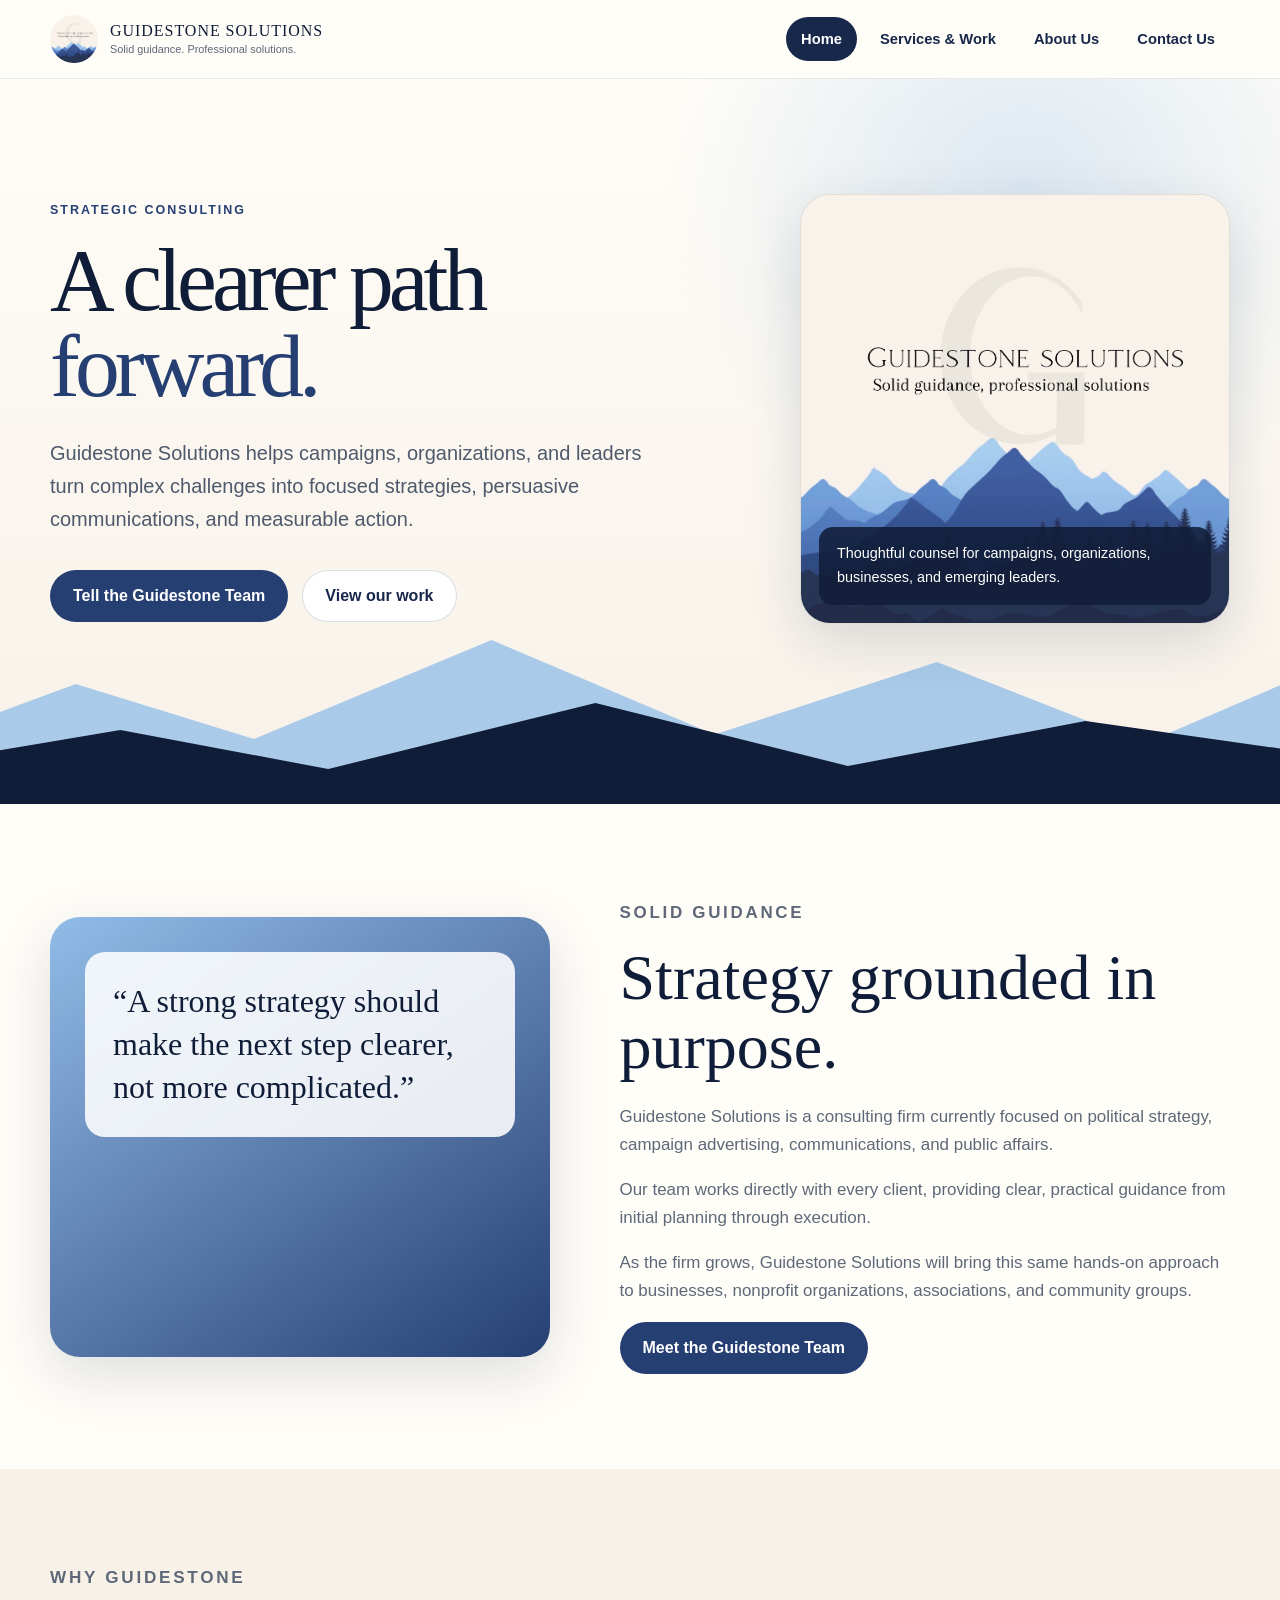
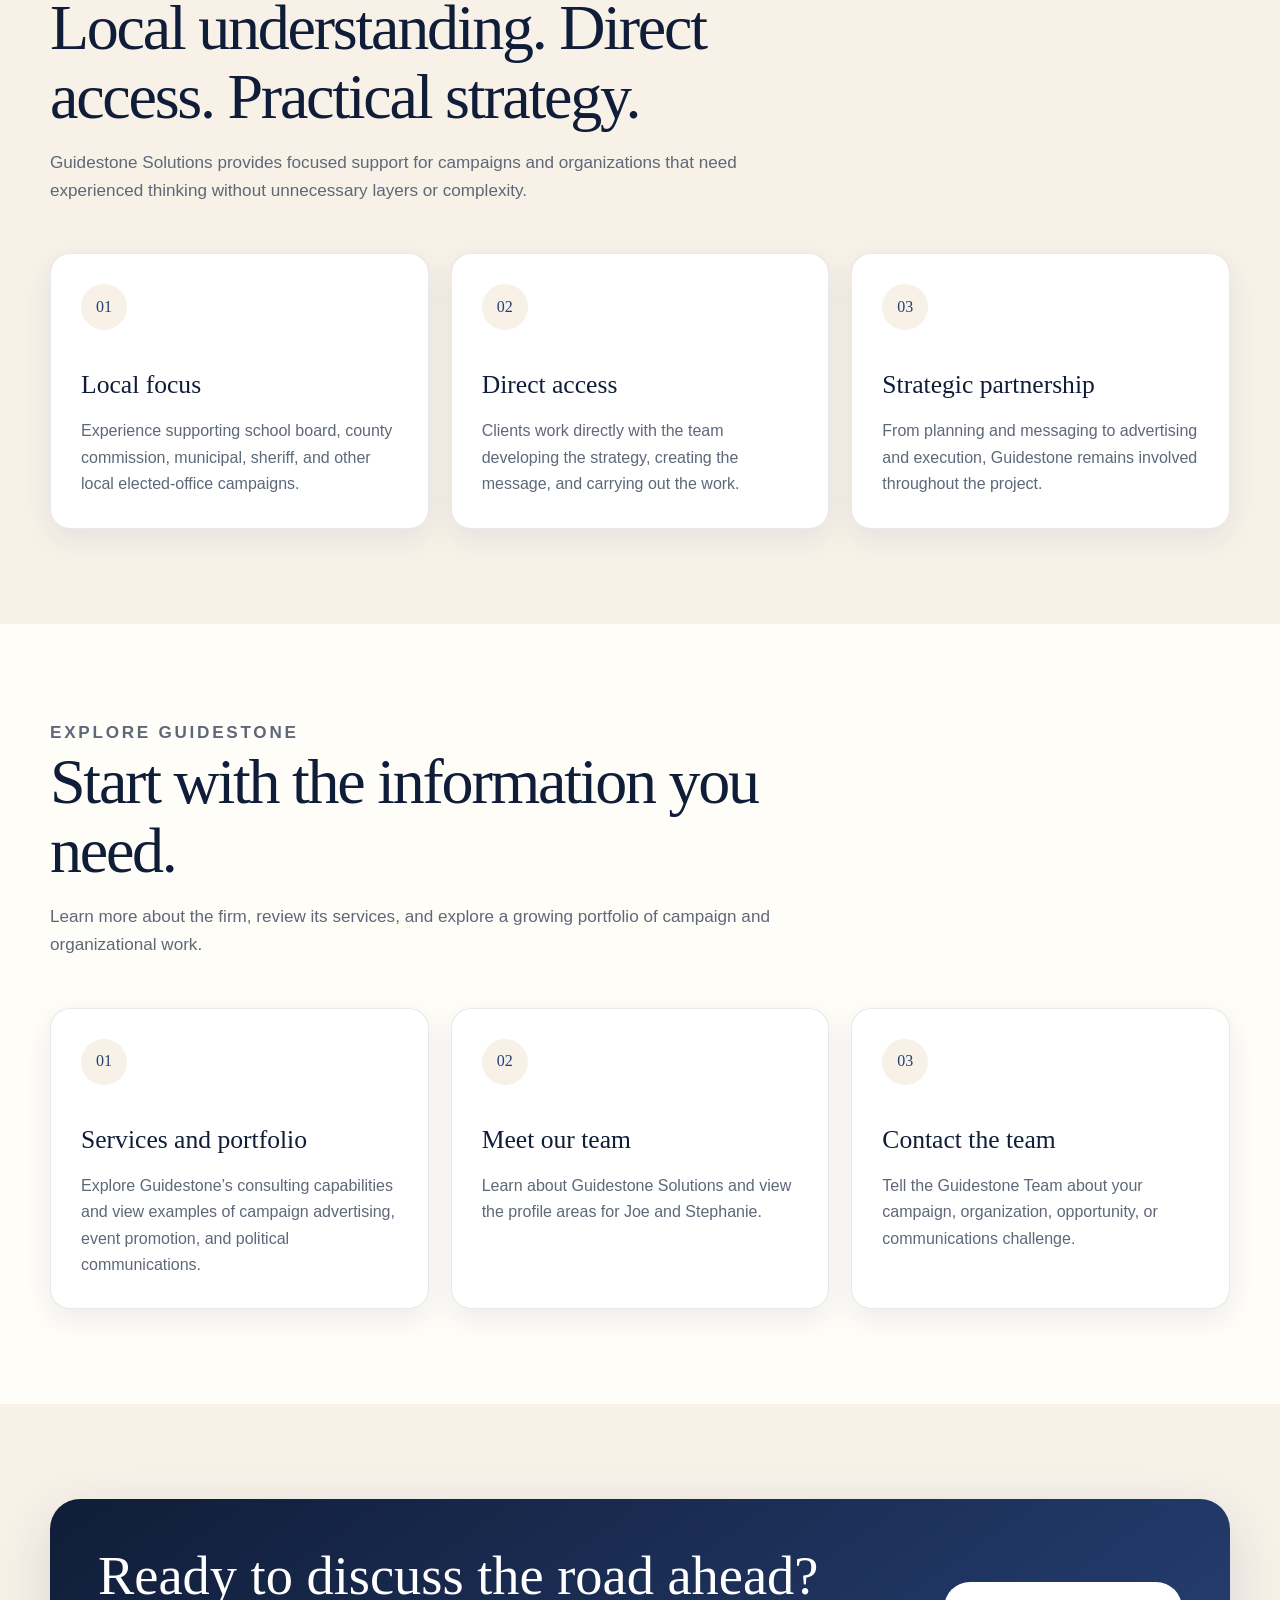
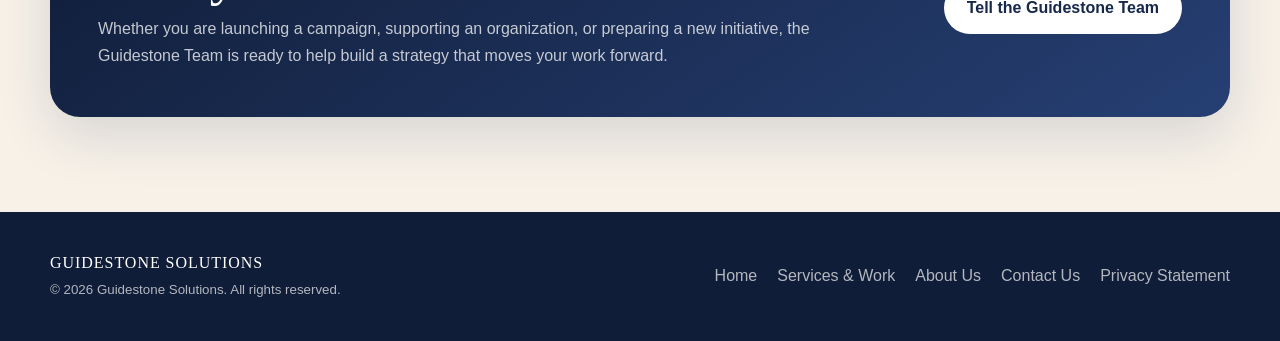
<file: index.html>
<!DOCTYPE html>
<html lang="en">
<head>
  <meta charset="UTF-8">

  <meta
    name="viewport"
    content="width=device-width, initial-scale=1"
  >

  <meta
    name="description"
    content="Guidestone Solutions provides strategic consulting, political campaign communications, advertising, public affairs, and organizational guidance."
  >

  <meta name="theme-color" content="#17284b">

  <meta property="og:title" content="Guidestone Solutions">

  <meta
    property="og:description"
    content="Solid guidance. Professional solutions."
  >

  <meta property="og:image" content="guidestonelogo.jpeg">
  <meta property="og:type" content="website">

  <title>Guidestone Solutions | Home</title>

  <style>
    :root {
      --cream: #f7f1e8;
      --cream-light: #fffdf8;
      --cream-dark: #e9e0d4;
      --blue-light: #91bce8;
      --blue: #527fc0;
      --blue-dark: #263f73;
      --navy: #17284b;
      --navy-dark: #101d38;
      --text: #172033;
      --muted: #5e6878;
      --white: #ffffff;
      --container: 1180px;
      --radius: 20px;
      --shadow: 0 18px 55px rgba(23, 40, 75, 0.14);
    }

    * {
      box-sizing: border-box;
    }

    html {
      scroll-behavior: smooth;
    }

    body {
      margin: 0;
      color: var(--text);
      background: var(--cream-light);
      font-family: Arial, Helvetica, sans-serif;
      line-height: 1.65;
    }

    img {
      display: block;
      max-width: 100%;
    }

    a {
      color: inherit;
    }

    .container {
      width: min(calc(100% - 36px), var(--container));
      margin-inline: auto;
    }

    .site-header {
      position: sticky;
      z-index: 100;
      top: 0;
      background: rgba(255, 253, 248, 0.96);
      border-bottom: 1px solid rgba(23, 40, 75, 0.1);
    }

    .navigation {
      display: flex;
      min-height: 78px;
      align-items: center;
      justify-content: space-between;
      gap: 28px;
    }

    .brand {
      display: flex;
      align-items: center;
      gap: 12px;
      color: var(--navy-dark);
      text-decoration: none;
    }

    .brand-logo {
      width: 48px;
      height: 48px;
      object-fit: cover;
      border-radius: 50%;
    }

    .brand-text {
      display: grid;
      line-height: 1.1;
    }

    .brand-name {
      font-family: Georgia, "Times New Roman", serif;
      font-size: 1rem;
      letter-spacing: 0.06em;
      text-transform: uppercase;
    }

    .brand-tagline {
      margin-top: 4px;
      color: var(--muted);
      font-size: 0.68rem;
    }

    .nav-menu {
      display: flex;
      flex-wrap: wrap;
      align-items: center;
      justify-content: flex-end;
      gap: 8px;
    }

    .nav-link {
      padding: 10px 15px;
      color: var(--navy);
      border-radius: 999px;
      font-size: 0.92rem;
      font-weight: 700;
      text-decoration: none;
    }

    .nav-link:hover {
      background: var(--cream);
    }

    .nav-link.active {
      color: var(--white);
      background: var(--navy);
    }

    .hero {
      position: relative;
      overflow: hidden;
      padding: 115px 0 180px;
      background:
        radial-gradient(
          circle at 80% 15%,
          rgba(145, 188, 232, 0.3),
          transparent 30%
        ),
        linear-gradient(
          180deg,
          var(--cream-light),
          var(--cream)
        );
    }

    .hero-grid {
      position: relative;
      z-index: 2;
      display: grid;
      grid-template-columns: 1.1fr 0.9fr;
      align-items: center;
      gap: 70px;
    }

    .eyebrow {
      display: inline-block;
      margin: 0 0 16px;
      color: var(--blue-dark);
      font-size: 0.78rem;
      font-weight: 800;
      letter-spacing: 0.16em;
      text-transform: uppercase;
    }

    .hero h1 {
      margin: 0;
      color: var(--navy-dark);
      font-family: Georgia, "Times New Roman", serif;
      font-size: clamp(3.4rem, 7vw, 6.7rem);
      font-weight: 500;
      line-height: 0.96;
      letter-spacing: -0.055em;
    }

    .hero h1 span {
      color: var(--blue-dark);
    }

    .hero-description {
      max-width: 650px;
      margin: 28px 0 0;
      color: #4e596c;
      font-size: clamp(1.05rem, 2vw, 1.25rem);
    }

    .actions {
      display: flex;
      flex-wrap: wrap;
      gap: 14px;
      margin-top: 34px;
    }

    .button {
      display: inline-flex;
      min-height: 50px;
      align-items: center;
      justify-content: center;
      padding: 12px 22px;
      border: 1px solid transparent;
      border-radius: 999px;
      font-weight: 700;
      text-decoration: none;
    }

    .button-primary {
      color: var(--white);
      background: var(--blue-dark);
    }

    .button-primary:hover {
      background: var(--navy);
    }

    .button-secondary {
      color: var(--navy);
      background: var(--white);
      border-color: rgba(23, 40, 75, 0.15);
    }

    .button-secondary:hover {
      border-color: rgba(23, 40, 75, 0.3);
    }

    .logo-card {
      position: relative;
      max-width: 430px;
      margin-left: auto;
      overflow: hidden;
      background: var(--cream);
      border: 1px solid rgba(23, 40, 75, 0.1);
      border-radius: 30px;
      box-shadow: var(--shadow);
    }

    .logo-card img {
      width: 100%;
      aspect-ratio: 1;
      object-fit: cover;
    }

    .logo-caption {
      position: absolute;
      right: 18px;
      bottom: 18px;
      left: 18px;
      padding: 15px 18px;
      color: var(--white);
      background: rgba(16, 29, 56, 0.88);
      border-radius: 14px;
      font-size: 0.9rem;
    }

    .mountain {
      position: absolute;
      right: -8%;
      bottom: -1px;
      left: -8%;
    }

    .mountain-back {
      height: 220px;
      background: var(--blue-light);
      clip-path: polygon(
        0 75%,
        12% 45%,
        24% 70%,
        40% 25%,
        55% 68%,
        70% 35%,
        84% 72%,
        94% 43%,
        100% 70%,
        100% 100%,
        0 100%
      );
      opacity: 0.75;
    }

    .mountain-front {
      height: 150px;
      background: var(--navy-dark);
      clip-path: polygon(
        0 75%,
        15% 50%,
        29% 76%,
        47% 32%,
        64% 74%,
        80% 44%,
        100% 72%,
        100% 100%,
        0 100%
      );
    }

    .section {
      padding: 95px 0;
    }

    .section-cream {
      background: var(--cream);
    }

    .section-heading {
      max-width: 760px;
      margin-bottom: 48px;
    }

    .section-heading h2 {
      margin: 0 0 18px;
      color: var(--navy-dark);
      font-family: Georgia, "Times New Roman", serif;
      font-size: clamp(2.2rem, 5vw, 4rem);
      font-weight: 500;
      line-height: 1.08;
      letter-spacing: -0.035em;
    }

    .section-heading p {
      margin: 0;
      color: var(--muted);
      font-size: 1.07rem;
    }

    .intro-grid {
      display: grid;
      grid-template-columns: 0.9fr 1.1fr;
      align-items: center;
      gap: 70px;
    }

    .intro-visual {
      min-height: 440px;
      padding: 35px;
      background:
        linear-gradient(
          145deg,
          var(--blue-light),
          var(--blue-dark)
        );
      border-radius: 30px;
      box-shadow: var(--shadow);
    }

    .quote-card {
      padding: 28px;
      color: var(--navy-dark);
      background: rgba(255, 255, 255, 0.88);
      border-radius: var(--radius);
    }

    .quote-card p {
      margin: 0;
      font-family: Georgia, "Times New Roman", serif;
      font-size: clamp(1.4rem, 3vw, 2rem);
      line-height: 1.35;
    }

    .intro-copy h2 {
      margin: 0 0 22px;
      color: var(--navy-dark);
      font-family: Georgia, "Times New Roman", serif;
      font-size: clamp(2.3rem, 5vw, 4rem);
      font-weight: 500;
      line-height: 1.08;
    }

    .intro-copy p {
      color: var(--muted);
      font-size: 1.06rem;
    }

    .why-grid,
    .cards {
      display: grid;
      grid-template-columns: repeat(3, 1fr);
      gap: 22px;
    }

    .why-card,
    .card {
      padding: 30px;
      color: var(--navy-dark);
      background: var(--white);
      border: 1px solid rgba(23, 40, 75, 0.1);
      border-radius: var(--radius);
      box-shadow: 0 10px 30px rgba(23, 40, 75, 0.08);
    }

    .card {
      text-decoration: none;
    }

    .card:hover,
    .why-card:hover {
      border-color: rgba(82, 127, 192, 0.45);
    }

    .why-number,
    .card-number {
      display: inline-flex;
      width: 46px;
      height: 46px;
      align-items: center;
      justify-content: center;
      color: var(--blue-dark);
      background: var(--cream);
      border-radius: 50%;
      font-family: Georgia, "Times New Roman", serif;
    }

    .why-card h3,
    .card h3 {
      margin: 34px 0 12px;
      font-family: Georgia, "Times New Roman", serif;
      font-size: 1.6rem;
      font-weight: 500;
    }

    .why-card p,
    .card p {
      margin: 0;
      color: var(--muted);
    }

    .cta {
      display: flex;
      align-items: center;
      justify-content: space-between;
      gap: 30px;
      padding: 48px;
      color: var(--white);
      background:
        linear-gradient(
          145deg,
          var(--navy-dark),
          var(--blue-dark)
        );
      border-radius: 30px;
      box-shadow: var(--shadow);
    }

    .cta h2 {
      margin: 0 0 10px;
      font-family: Georgia, "Times New Roman", serif;
      font-size: clamp(2rem, 5vw, 3.4rem);
      font-weight: 500;
      line-height: 1.08;
    }

    .cta p {
      max-width: 760px;
      margin: 0;
      color: rgba(255, 255, 255, 0.75);
    }

    .button-light {
      flex: 0 0 auto;
      color: var(--navy);
      background: var(--white);
    }

    .site-footer {
      padding: 38px 0;
      color: rgba(255, 255, 255, 0.68);
      background: var(--navy-dark);
    }

    .footer-grid {
      display: flex;
      align-items: center;
      justify-content: space-between;
      gap: 25px;
    }

    .footer-title {
      color: var(--white);
      font-family: Georgia, "Times New Roman", serif;
      letter-spacing: 0.06em;
      text-transform: uppercase;
    }

    .footer-links {
      display: flex;
      flex-wrap: wrap;
      gap: 20px;
    }

    .footer-links a {
      text-decoration: none;
    }

    .footer-links a:hover {
      color: var(--white);
    }

    @media (max-width: 900px) {
      .hero-grid,
      .intro-grid {
        grid-template-columns: 1fr;
      }

      .logo-card {
        width: min(100%, 460px);
        margin: 0;
      }

      .why-grid,
      .cards {
        grid-template-columns: 1fr;
      }

      .cta {
        align-items: flex-start;
        flex-direction: column;
      }
    }

    @media (max-width: 680px) {
      .navigation {
        align-items: flex-start;
        flex-direction: column;
        padding: 15px 0;
      }

      .nav-menu {
        width: 100%;
        justify-content: flex-start;
      }

      .nav-link {
        padding: 8px 11px;
      }

      .hero {
        padding: 80px 0 150px;
      }

      .hero h1 {
        font-size: clamp(3rem, 16vw, 5rem);
      }

      .actions {
        flex-direction: column;
      }

      .button {
        width: 100%;
      }

      .section {
        padding: 72px 0;
      }

      .cta {
        padding: 34px 24px;
      }

      .footer-grid {
        align-items: flex-start;
        flex-direction: column;
      }
    }
  </style>
</head>

<body>
  <header class="site-header">
    <div class="container navigation">
      <a
        class="brand"
        href="index.html"
        aria-label="Guidestone Solutions home"
      >
        <img
          class="brand-logo"
          src="guidestonelogo.jpeg"
          alt=""
        >

        <span class="brand-text">
          <span class="brand-name">
            Guidestone Solutions
          </span>

          <span class="brand-tagline">
            Solid guidance. Professional solutions.
          </span>
        </span>
      </a>

      <nav class="nav-menu" aria-label="Main navigation">
        <a class="nav-link active" href="index.html">
          Home
        </a>

        <a class="nav-link" href="services.html">
          Services &amp; Work
        </a>

        <a class="nav-link" href="about.html">
          About Us
        </a>

        <a class="nav-link" href="contact.html">
          Contact Us
        </a>
      </nav>
    </div>
  </header>

  <main>
    <section class="hero">
      <div class="container hero-grid">
        <div>
          <p class="eyebrow">
            Strategic consulting
          </p>

          <h1>
            A clearer path
            <span>forward.</span>
          </h1>

          <p class="hero-description">
            Guidestone Solutions helps campaigns, organizations,
            and leaders turn complex challenges into focused
            strategies, persuasive communications, and measurable
            action.
          </p>

          <div class="actions">
            <a class="button button-primary" href="contact.html">
              Tell the Guidestone Team
            </a>

            <a class="button button-secondary" href="services.html">
              View our work
            </a>
          </div>
        </div>

        <aside class="logo-card">
          <img
            src="guidestonelogo.jpeg"
            alt="Guidestone Solutions logo featuring blue mountain silhouettes"
          >

          <div class="logo-caption">
            Thoughtful counsel for campaigns, organizations,
            businesses, and emerging leaders.
          </div>
        </aside>
      </div>

      <div class="mountain mountain-back"></div>
      <div class="mountain mountain-front"></div>
    </section>

    <section class="section">
      <div class="container intro-grid">
        <div class="intro-visual">
          <div class="quote-card">
            <p>
              “A strong strategy should make the next step clearer,
              not more complicated.”
            </p>
          </div>
        </div>

        <div class="intro-copy">
          <p class="eyebrow">
            Solid guidance
          </p>

          <h2>
            Strategy grounded in purpose.
          </h2>

          <p>
            Guidestone Solutions is a consulting firm currently
            focused on political strategy, campaign advertising,
            communications, and public affairs.
          </p>

          <p>
            Our team works directly with every client, providing
            clear, practical guidance from initial planning through
            execution.
          </p>

          <p>
            As the firm grows, Guidestone Solutions will bring this
            same hands-on approach to businesses, nonprofit
            organizations, associations, and community groups.
          </p>

          <a class="button button-primary" href="about.html">
            Meet the Guidestone Team
          </a>
        </div>
      </div>
    </section>

    <section class="section section-cream">
      <div class="container">
        <div class="section-heading">
          <p class="eyebrow">
            Why Guidestone
          </p>

          <h2>
            Local understanding. Direct access. Practical strategy.
          </h2>

          <p>
            Guidestone Solutions provides focused support for
            campaigns and organizations that need experienced
            thinking without unnecessary layers or complexity.
          </p>
        </div>

        <div class="why-grid">
          <article class="why-card">
            <span class="why-number">01</span>

            <h3>
              Local focus
            </h3>

            <p>
              Experience supporting school board, county commission,
              municipal, sheriff, and other local elected-office
              campaigns.
            </p>
          </article>

          <article class="why-card">
            <span class="why-number">02</span>

            <h3>
              Direct access
            </h3>

            <p>
              Clients work directly with the team developing the
              strategy, creating the message, and carrying out the
              work.
            </p>
          </article>

          <article class="why-card">
            <span class="why-number">03</span>

            <h3>
              Strategic partnership
            </h3>

            <p>
              From planning and messaging to advertising and
              execution, Guidestone remains involved throughout
              the project.
            </p>
          </article>
        </div>
      </div>
    </section>

    <section class="section">
      <div class="container">
        <div class="section-heading">
          <p class="eyebrow">
            Explore Guidestone
          </p>

          <h2>
            Start with the information you need.
          </h2>

          <p>
            Learn more about the firm, review its services, and
            explore a growing portfolio of campaign and
            organizational work.
          </p>
        </div>

        <div class="cards">
          <a class="card" href="services.html">
            <span class="card-number">01</span>

            <h3>
              Services and portfolio
            </h3>

            <p>
              Explore Guidestone’s consulting capabilities and view
              examples of campaign advertising, event promotion,
              and political communications.
            </p>
          </a>

          <a class="card" href="about.html">
            <span class="card-number">02</span>

            <h3>
              Meet our team
            </h3>

            <p>
              Learn about Guidestone Solutions and view the profile
              areas for Joe and Stephanie.
            </p>
          </a>

          <a class="card" href="contact.html">
            <span class="card-number">03</span>

            <h3>
              Contact the team
            </h3>

            <p>
              Tell the Guidestone Team about your campaign,
              organization, opportunity, or communications
              challenge.
            </p>
          </a>
        </div>
      </div>
    </section>

    <section class="section section-cream">
      <div class="container cta">
        <div>
          <h2>
            Ready to discuss the road ahead?
          </h2>

          <p>
            Whether you are launching a campaign, supporting an
            organization, or preparing a new initiative, the
            Guidestone Team is ready to help build a strategy that
            moves your work forward.
          </p>
        </div>

        <a class="button button-light" href="contact.html">
          Tell the Guidestone Team
        </a>
      </div>
    </section>
  </main>

  <footer class="site-footer">
    <div class="container footer-grid">
      <div>
        <div class="footer-title">
          Guidestone Solutions
        </div>

        <small>
          © 2026 Guidestone Solutions. All rights reserved.
        </small>
      </div>

      <nav class="footer-links" aria-label="Footer navigation">
        <a href="index.html">Home</a>
        <a href="services.html">Services &amp; Work</a>
        <a href="about.html">About Us</a>
        <a href="contact.html">Contact Us</a>
        <a href="privacy.html">Privacy Statement</a>
      </nav>
    </div>
  </footer>
</body>
</html>
</file>
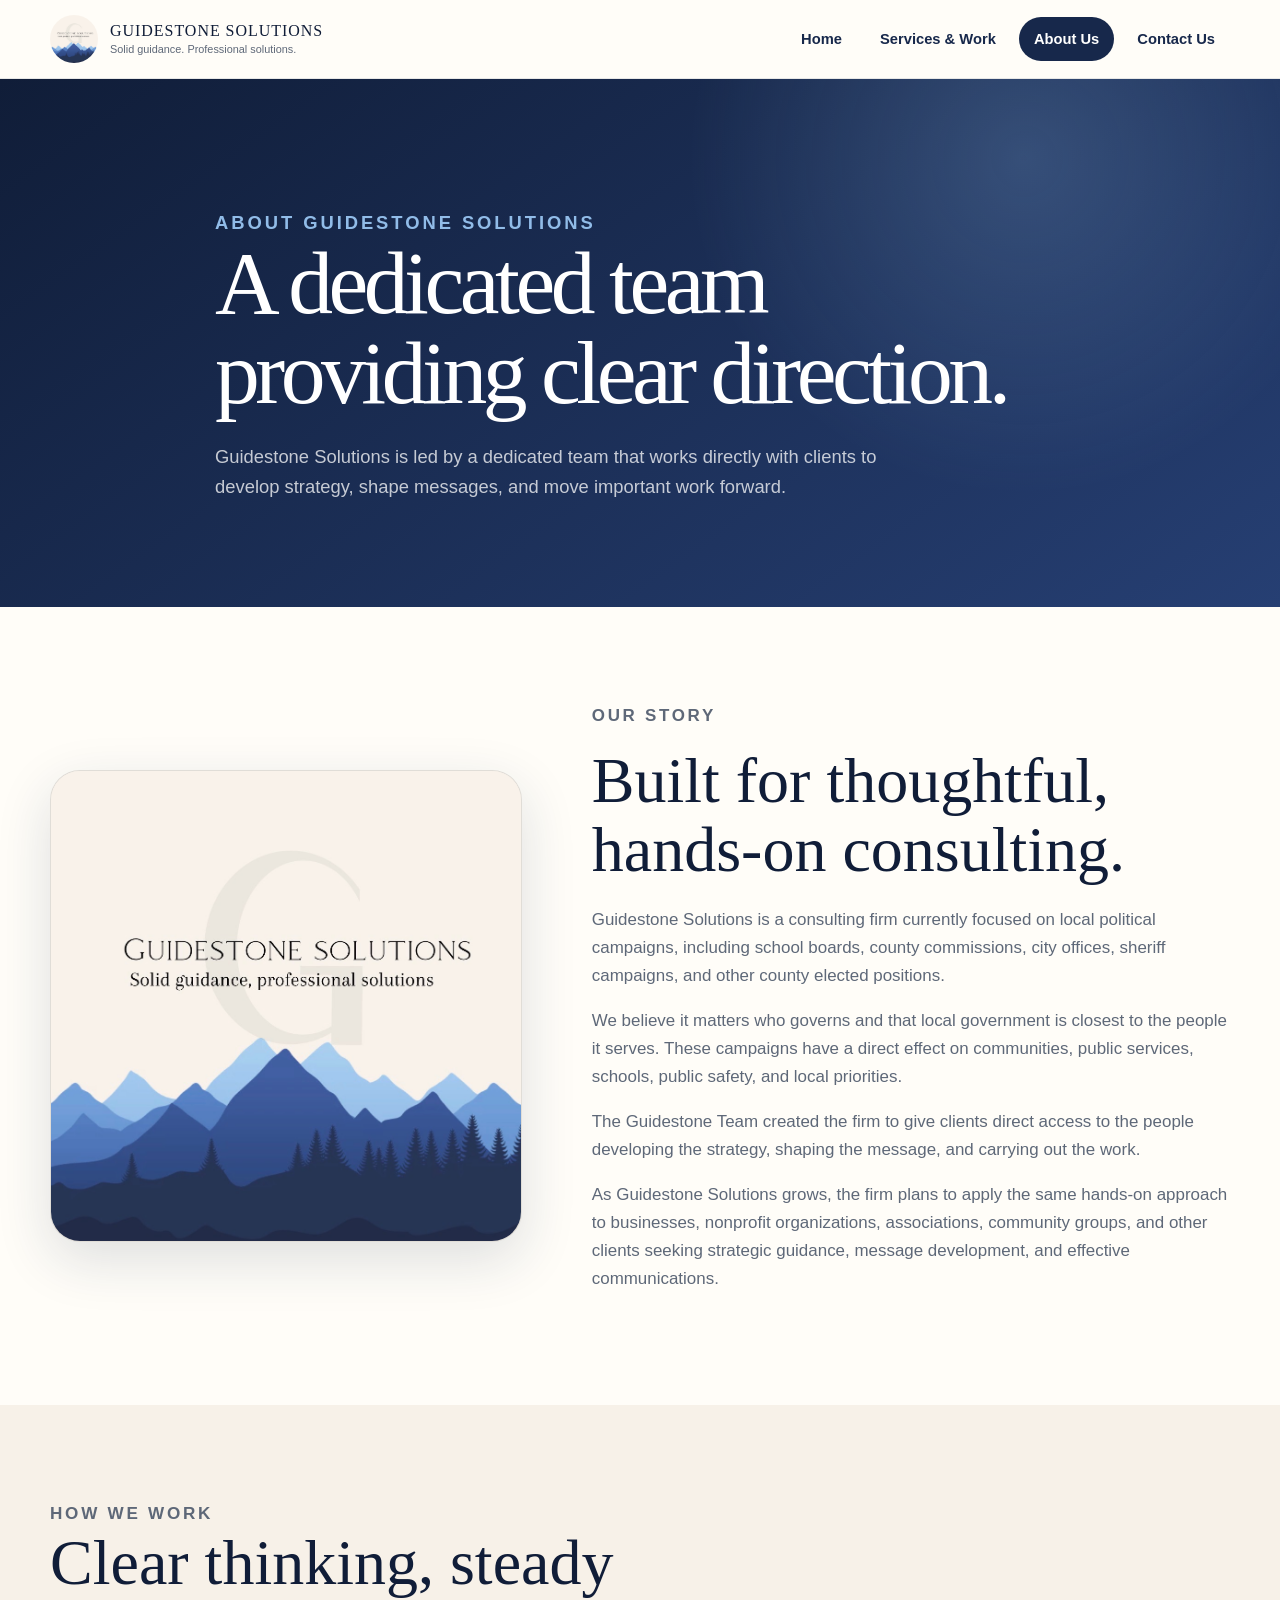
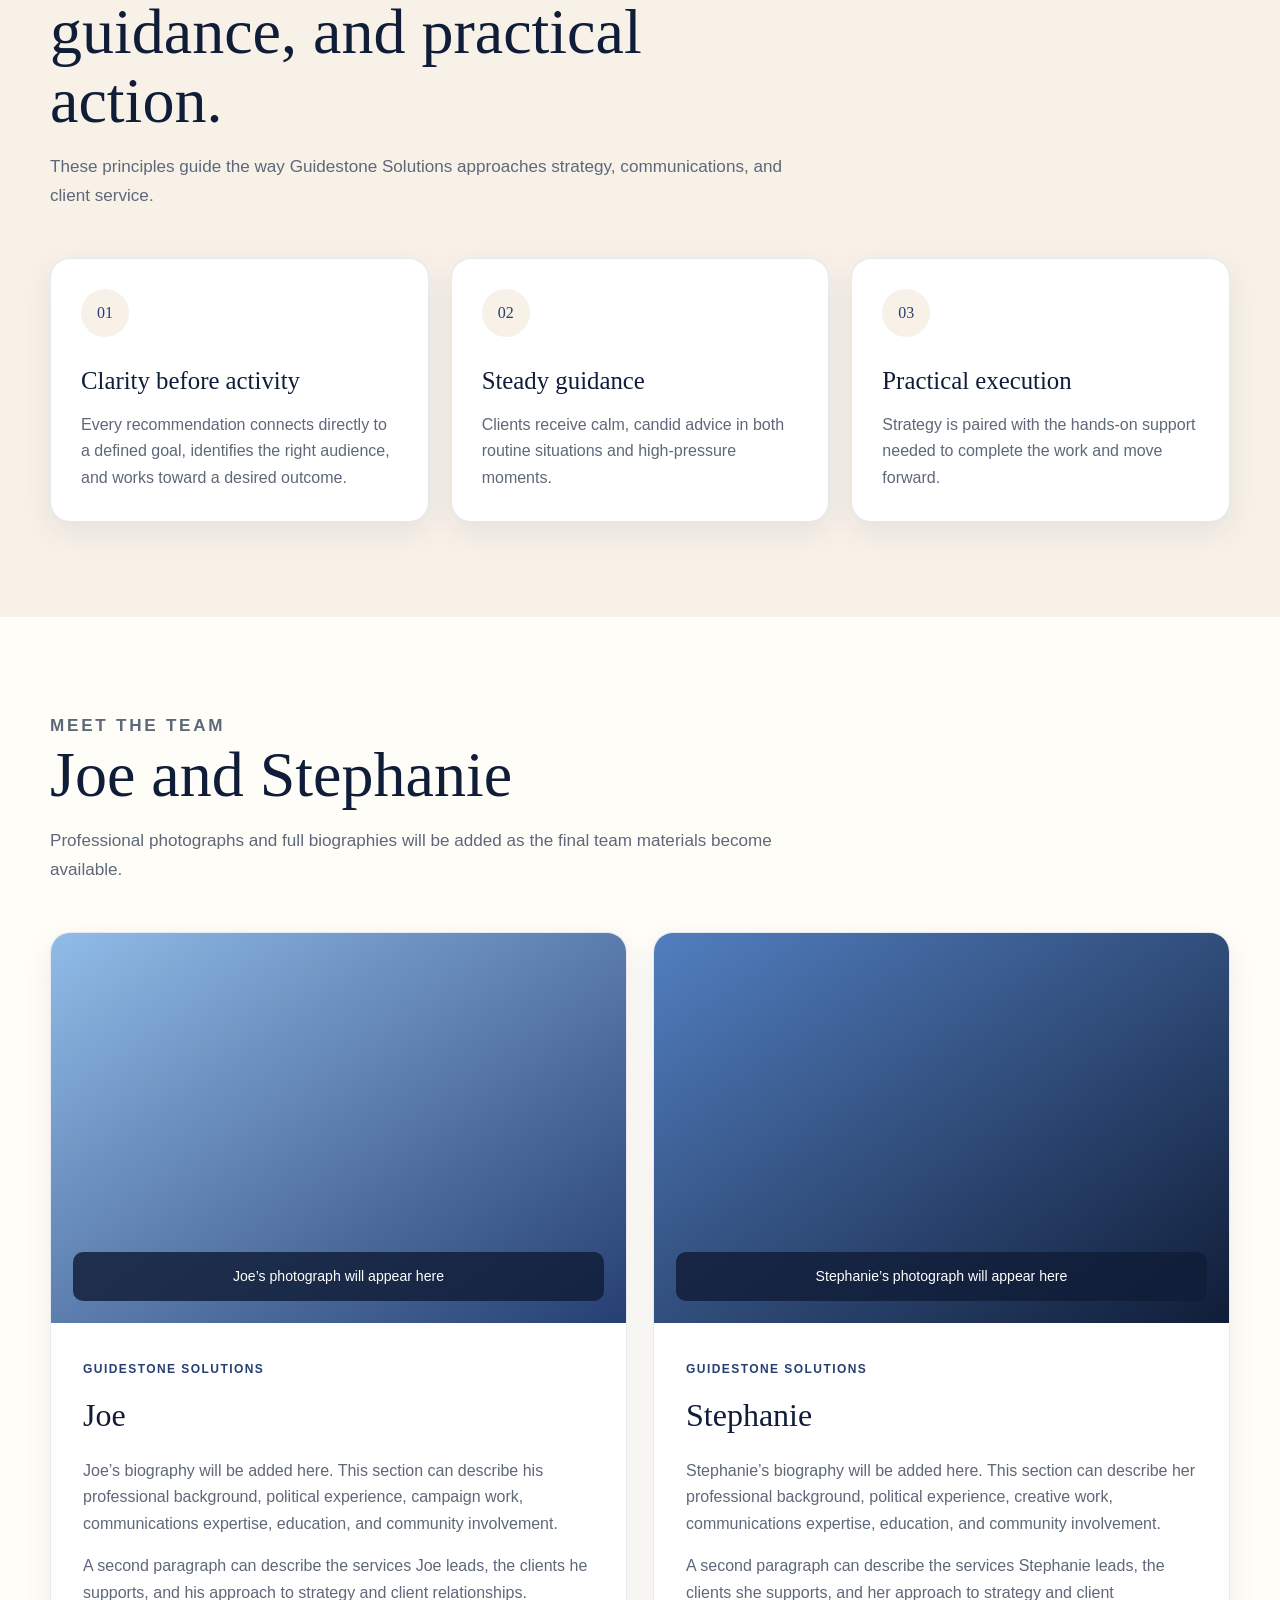
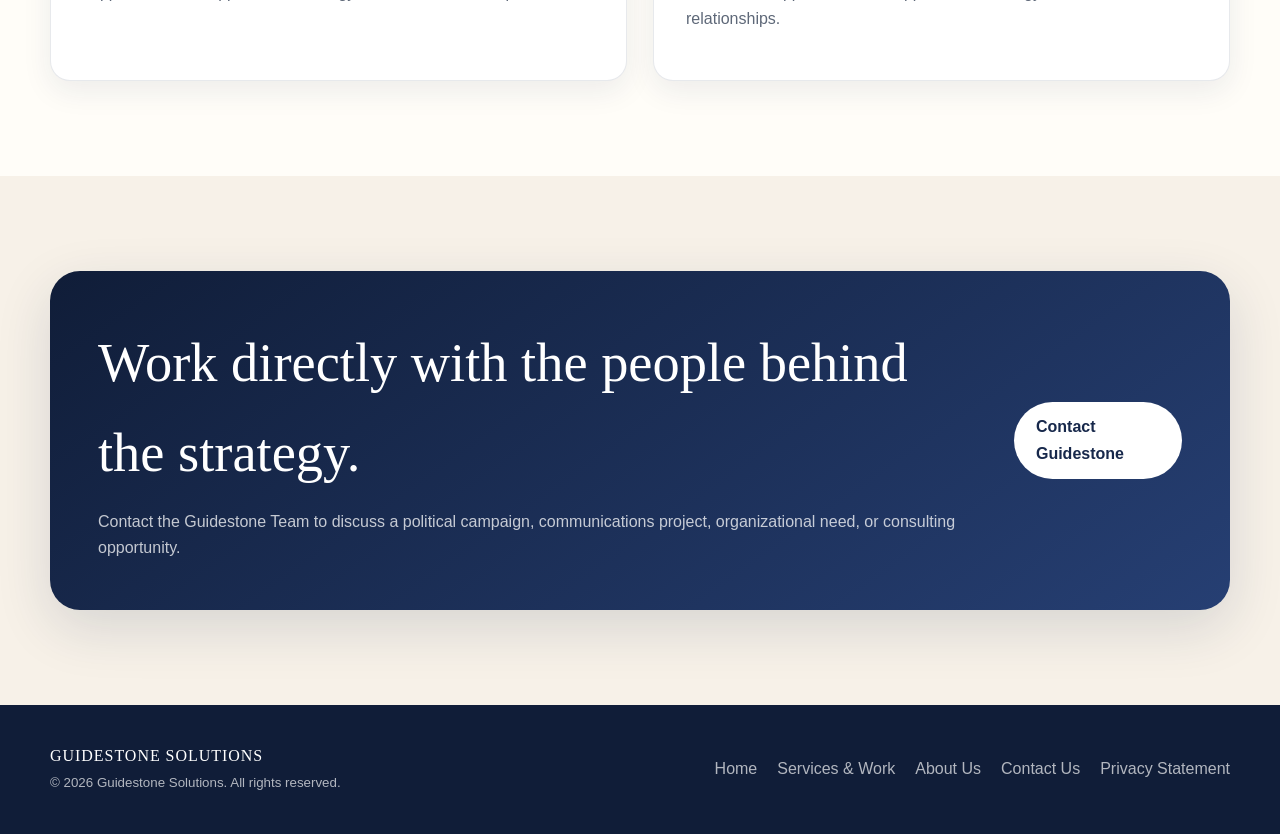
<file: about.html>
<!DOCTYPE html>
<html lang="en">
<head>
  <meta charset="UTF-8">

  <meta
    name="viewport"
    content="width=device-width, initial-scale=1"
  >

  <meta
    name="description"
    content="Learn about Guidestone Solutions, its approach to local political consulting, and its team."
  >

  <meta name="theme-color" content="#17284b">

  <title>About Us | Guidestone Solutions</title>

  <style>
    :root {
      --cream: #f7f1e8;
      --cream-light: #fffdf8;
      --blue-light: #91bce8;
      --blue: #527fc0;
      --blue-dark: #263f73;
      --navy: #17284b;
      --navy-dark: #101d38;
      --text: #172033;
      --muted: #5e6878;
      --white: #ffffff;
      --container: 1180px;
      --radius: 20px;
      --shadow: 0 18px 55px rgba(23, 40, 75, 0.14);
    }

    * {
      box-sizing: border-box;
    }

    body {
      margin: 0;
      color: var(--text);
      background: var(--cream-light);
      font-family: Arial, Helvetica, sans-serif;
      line-height: 1.65;
    }

    img {
      display: block;
      max-width: 100%;
    }

    a {
      color: inherit;
    }

    .container {
      width: min(calc(100% - 36px), var(--container));
      margin-inline: auto;
    }

    .site-header {
      position: sticky;
      z-index: 100;
      top: 0;
      background: rgba(255, 253, 248, 0.96);
      border-bottom: 1px solid rgba(23, 40, 75, 0.1);
    }

    .navigation {
      display: flex;
      min-height: 78px;
      align-items: center;
      justify-content: space-between;
      gap: 28px;
    }

    .brand {
      display: flex;
      align-items: center;
      gap: 12px;
      color: var(--navy-dark);
      text-decoration: none;
    }

    .brand-logo {
      width: 48px;
      height: 48px;
      object-fit: cover;
      border-radius: 50%;
    }

    .brand-text {
      display: grid;
      line-height: 1.1;
    }

    .brand-name {
      font-family: Georgia, "Times New Roman", serif;
      font-size: 1rem;
      letter-spacing: 0.06em;
      text-transform: uppercase;
    }

    .brand-tagline {
      margin-top: 4px;
      color: var(--muted);
      font-size: 0.68rem;
    }

    .nav-menu {
      display: flex;
      flex-wrap: wrap;
      align-items: center;
      justify-content: flex-end;
      gap: 8px;
    }

    .nav-link {
      padding: 10px 15px;
      color: var(--navy);
      border-radius: 999px;
      font-size: 0.92rem;
      font-weight: 700;
      text-decoration: none;
    }

    .nav-link:hover {
      background: var(--cream);
    }

    .nav-link.active {
      color: var(--white);
      background: var(--navy);
    }

    .page-hero {
      padding: 105px 0;
      color: var(--white);
      background:
        radial-gradient(
          circle at 80% 15%,
          rgba(145, 188, 232, 0.22),
          transparent 30%
        ),
        linear-gradient(
          145deg,
          var(--navy-dark),
          var(--blue-dark)
        );
    }

    .page-hero-content {
      max-width: 850px;
    }

    .eyebrow {
      display: inline-block;
      margin: 0 0 16px;
      color: var(--blue-dark);
      font-size: 0.78rem;
      font-weight: 800;
      letter-spacing: 0.16em;
      text-transform: uppercase;
    }

    .page-hero .eyebrow {
      color: var(--blue-light);
    }

    .page-hero h1 {
      margin: 0;
      font-family: Georgia, "Times New Roman", serif;
      font-size: clamp(3rem, 7vw, 5.7rem);
      font-weight: 500;
      line-height: 1;
      letter-spacing: -0.05em;
    }

    .page-hero p {
      max-width: 720px;
      margin: 24px 0 0;
      color: rgba(255, 255, 255, 0.75);
      font-size: 1.15rem;
    }

    .section {
      padding: 95px 0;
    }

    .section-cream {
      background: var(--cream);
    }

    .section-heading {
      max-width: 760px;
      margin-bottom: 48px;
    }

    .section-heading h2 {
      margin: 0 0 18px;
      color: var(--navy-dark);
      font-family: Georgia, "Times New Roman", serif;
      font-size: clamp(2.2rem, 5vw, 4rem);
      font-weight: 500;
      line-height: 1.08;
    }

    .section-heading p {
      margin: 0;
      color: var(--muted);
      font-size: 1.07rem;
    }

    .story-grid {
      display: grid;
      grid-template-columns: 0.85fr 1.15fr;
      align-items: center;
      gap: 70px;
    }

    .logo-card {
      overflow: hidden;
      background: var(--cream);
      border: 1px solid rgba(23, 40, 75, 0.1);
      border-radius: 30px;
      box-shadow: var(--shadow);
    }

    .logo-card img {
      width: 100%;
      aspect-ratio: 1;
      object-fit: cover;
    }

    .story-copy h2 {
      margin: 0 0 22px;
      color: var(--navy-dark);
      font-family: Georgia, "Times New Roman", serif;
      font-size: clamp(2.3rem, 5vw, 4rem);
      font-weight: 500;
      line-height: 1.08;
    }

    .story-copy p {
      color: var(--muted);
      font-size: 1.06rem;
    }

    .values-grid {
      display: grid;
      grid-template-columns: repeat(3, 1fr);
      gap: 22px;
    }

    .value-card {
      padding: 30px;
      background: var(--white);
      border: 1px solid rgba(23, 40, 75, 0.1);
      border-radius: var(--radius);
      box-shadow: 0 10px 30px rgba(23, 40, 75, 0.08);
    }

    .value-number {
      display: inline-flex;
      width: 48px;
      height: 48px;
      align-items: center;
      justify-content: center;
      color: var(--blue-dark);
      background: var(--cream);
      border-radius: 50%;
      font-family: Georgia, "Times New Roman", serif;
    }

    .value-card h3 {
      margin: 24px 0 10px;
      color: var(--navy-dark);
      font-family: Georgia, "Times New Roman", serif;
      font-size: 1.55rem;
      font-weight: 500;
    }

    .value-card p {
      margin: 0;
      color: var(--muted);
    }

    .team-grid {
      display: grid;
      grid-template-columns: repeat(2, 1fr);
      gap: 26px;
    }

    .team-card {
      overflow: hidden;
      background: var(--white);
      border: 1px solid rgba(23, 40, 75, 0.1);
      border-radius: var(--radius);
      box-shadow: 0 10px 30px rgba(23, 40, 75, 0.08);
    }

    .photo-placeholder {
      display: grid;
      min-height: 390px;
      place-items: end center;
      padding: 22px;
      color: var(--white);
      background:
        linear-gradient(
          145deg,
          var(--blue-light),
          var(--blue-dark)
        );
      text-align: center;
    }

    .team-card:nth-child(2) .photo-placeholder {
      background:
        linear-gradient(
          145deg,
          var(--blue),
          var(--navy-dark)
        );
    }

    .photo-label {
      width: 100%;
      padding: 13px;
      background: rgba(16, 29, 56, 0.82);
      border-radius: 10px;
      font-size: 0.88rem;
    }

    .team-copy {
      padding: 32px;
    }

    .team-role {
      color: var(--blue-dark);
      font-size: 0.75rem;
      font-weight: 800;
      letter-spacing: 0.12em;
      text-transform: uppercase;
    }

    .team-copy h2 {
      margin: 8px 0 14px;
      color: var(--navy-dark);
      font-family: Georgia, "Times New Roman", serif;
      font-size: 2rem;
      font-weight: 500;
    }

    .team-copy p {
      color: var(--muted);
    }

    .button {
      display: inline-flex;
      min-height: 50px;
      align-items: center;
      justify-content: center;
      padding: 12px 22px;
      color: var(--navy);
      background: var(--white);
      border-radius: 999px;
      font-weight: 700;
      text-decoration: none;
    }

    .cta {
      display: flex;
      align-items: center;
      justify-content: space-between;
      gap: 30px;
      padding: 48px;
      color: var(--white);
      background:
        linear-gradient(
          145deg,
          var(--navy-dark),
          var(--blue-dark)
        );
      border-radius: 30px;
      box-shadow: var(--shadow);
    }

    .cta h2 {
      margin: 0 0 10px;
      font-family: Georgia, "Times New Roman", serif;
      font-size: clamp(2rem, 5vw, 3.4rem);
      font-weight: 500;
    }

    .cta p {
      margin: 0;
      color: rgba(255, 255, 255, 0.75);
    }

    .site-footer {
      padding: 38px 0;
      color: rgba(255, 255, 255, 0.68);
      background: var(--navy-dark);
    }

    .footer-grid {
      display: flex;
      align-items: center;
      justify-content: space-between;
      gap: 25px;
    }

    .footer-title {
      color: var(--white);
      font-family: Georgia, "Times New Roman", serif;
      letter-spacing: 0.06em;
      text-transform: uppercase;
    }

    .footer-links {
      display: flex;
      flex-wrap: wrap;
      gap: 20px;
    }

    .footer-links a {
      text-decoration: none;
    }

    .footer-links a:hover {
      color: var(--white);
    }

    @media (max-width: 900px) {
      .story-grid {
        grid-template-columns: 1fr;
      }

      .values-grid {
        grid-template-columns: 1fr;
      }

      .cta {
        align-items: flex-start;
        flex-direction: column;
      }
    }

    @media (max-width: 700px) {
      .navigation {
        align-items: flex-start;
        flex-direction: column;
        padding: 15px 0;
      }

      .nav-menu {
        width: 100%;
        justify-content: flex-start;
      }

      .nav-link {
        padding: 8px 11px;
      }

      .page-hero {
        padding: 75px 0;
      }

      .section {
        padding: 72px 0;
      }

      .team-grid {
        grid-template-columns: 1fr;
      }

      .cta {
        padding: 34px 24px;
      }

      .button {
        width: 100%;
      }

      .footer-grid {
        align-items: flex-start;
        flex-direction: column;
      }
    }
  </style>
</head>

<body>
  <header class="site-header">
    <div class="container navigation">
      <a
        class="brand"
        href="index.html"
        aria-label="Guidestone Solutions home"
      >
        <img
          class="brand-logo"
          src="guidestonelogo.jpeg"
          alt=""
        >

        <span class="brand-text">
          <span class="brand-name">
            Guidestone Solutions
          </span>

          <span class="brand-tagline">
            Solid guidance. Professional solutions.
          </span>
        </span>
      </a>

      <nav class="nav-menu" aria-label="Main navigation">
        <a class="nav-link" href="index.html">
          Home
        </a>

        <a class="nav-link" href="services.html">
          Services &amp; Work
        </a>

        <a class="nav-link active" href="about.html">
          About Us
        </a>

        <a class="nav-link" href="contact.html">
          Contact Us
        </a>
      </nav>
    </div>
  </header>

  <main>
    <section class="page-hero">
      <div class="container page-hero-content">
        <p class="eyebrow">
          About Guidestone Solutions
        </p>

        <h1>
          A dedicated team providing clear direction.
        </h1>

        <p>
          Guidestone Solutions is led by a dedicated team that works
          directly with clients to develop strategy, shape messages,
          and move important work forward.
        </p>
      </div>
    </section>

    <section class="section">
      <div class="container story-grid">
        <div class="logo-card">
          <img
            src="guidestonelogo.jpeg"
            alt="Guidestone Solutions logo featuring blue mountain silhouettes"
          >
        </div>

        <div class="story-copy">
          <p class="eyebrow">
            Our story
          </p>

          <h2>
            Built for thoughtful, hands-on consulting.
          </h2>

          <p>
            Guidestone Solutions is a consulting firm currently
            focused on local political campaigns, including school
            boards, county commissions, city offices, sheriff
            campaigns, and other county elected positions.
          </p>

          <p>
            We believe it matters who governs and that local
            government is closest to the people it serves. These
            campaigns have a direct effect on communities, public
            services, schools, public safety, and local priorities.
          </p>

          <p>
            The Guidestone Team created the firm to give clients
            direct access to the people developing the strategy,
            shaping the message, and carrying out the work.
          </p>

          <p>
            As Guidestone Solutions grows, the firm plans to apply
            the same hands-on approach to businesses, nonprofit
            organizations, associations, community groups, and
            other clients seeking strategic guidance, message
            development, and effective communications.
          </p>
        </div>
      </div>
    </section>

    <section class="section section-cream">
      <div class="container">
        <div class="section-heading">
          <p class="eyebrow">
            How we work
          </p>

          <h2>
            Clear thinking, steady guidance, and practical action.
          </h2>

          <p>
            These principles guide the way Guidestone Solutions
            approaches strategy, communications, and client service.
          </p>
        </div>

        <div class="values-grid">
          <article class="value-card">
            <span class="value-number">01</span>

            <h3>
              Clarity before activity
            </h3>

            <p>
              Every recommendation connects directly to a defined
              goal, identifies the right audience, and works toward
              a desired outcome.
            </p>
          </article>

          <article class="value-card">
            <span class="value-number">02</span>

            <h3>
              Steady guidance
            </h3>

            <p>
              Clients receive calm, candid advice in both routine
              situations and high-pressure moments.
            </p>
          </article>

          <article class="value-card">
            <span class="value-number">03</span>

            <h3>
              Practical execution
            </h3>

            <p>
              Strategy is paired with the hands-on support needed
              to complete the work and move forward.
            </p>
          </article>
        </div>
      </div>
    </section>

    <section class="section">
      <div class="container">
        <div class="section-heading">
          <p class="eyebrow">
            Meet the team
          </p>

          <h2>
            Joe and Stephanie
          </h2>

          <p>
            Professional photographs and full biographies will be
            added as the final team materials become available.
          </p>
        </div>

        <div class="team-grid">
          <article class="team-card">
            <div class="photo-placeholder">
              <span class="photo-label">
                Joe’s photograph will appear here
              </span>
            </div>

            <div class="team-copy">
              <span class="team-role">
                Guidestone Solutions
              </span>

              <h2>
                Joe
              </h2>

              <p>
                Joe’s biography will be added here. This section
                can describe his professional background, political
                experience, campaign work, communications expertise,
                education, and community involvement.
              </p>

              <p>
                A second paragraph can describe the services Joe
                leads, the clients he supports, and his approach to
                strategy and client relationships.
              </p>
            </div>
          </article>

          <article class="team-card">
            <div class="photo-placeholder">
              <span class="photo-label">
                Stephanie’s photograph will appear here
              </span>
            </div>

            <div class="team-copy">
              <span class="team-role">
                Guidestone Solutions
              </span>

              <h2>
                Stephanie
              </h2>

              <p>
                Stephanie’s biography will be added here. This section
                can describe her professional background, political
                experience, creative work, communications expertise,
                education, and community involvement.
              </p>

              <p>
                A second paragraph can describe the services Stephanie
                leads, the clients she supports, and her approach to
                strategy and client relationships.
              </p>
            </div>
          </article>
        </div>
      </div>
    </section>

    <section class="section section-cream">
      <div class="container cta">
        <div>
          <h2>
            Work directly with the people behind the strategy.
          </h2>

          <p>
            Contact the Guidestone Team to discuss a political
            campaign, communications project, organizational need,
            or consulting opportunity.
          </p>
        </div>

        <a class="button" href="contact.html">
          Contact Guidestone
        </a>
      </div>
    </section>
  </main>

  <footer class="site-footer">
    <div class="container footer-grid">
      <div>
        <div class="footer-title">
          Guidestone Solutions
        </div>

        <small>
          © 2026 Guidestone Solutions. All rights reserved.
        </small>
      </div>

      <nav class="footer-links" aria-label="Footer navigation">
        <a href="index.html">Home</a>
        <a href="services.html">Services &amp; Work</a>
        <a href="about.html">About Us</a>
        <a href="contact.html">Contact Us</a>
        <a href="privacy.html">Privacy Statement</a>
      </nav>
    </div>
  </footer>
</body>
</html>
</file>
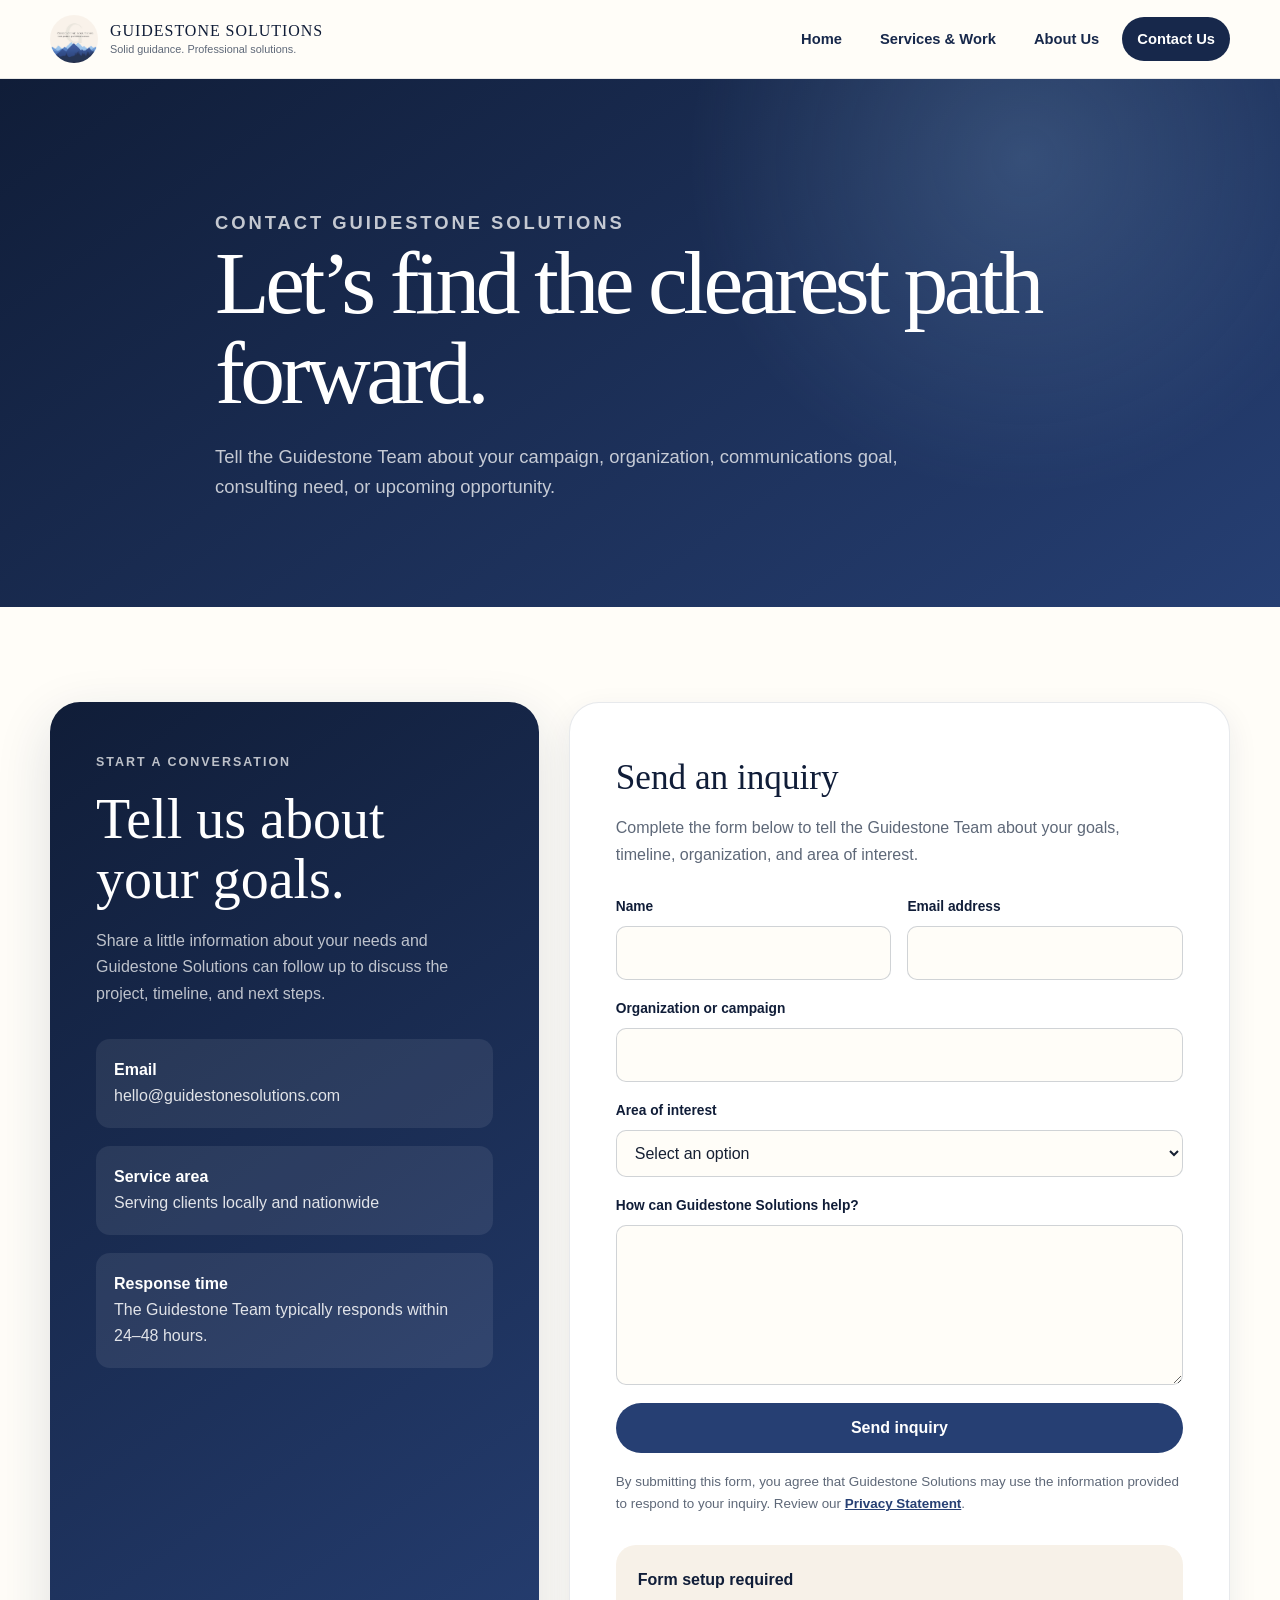
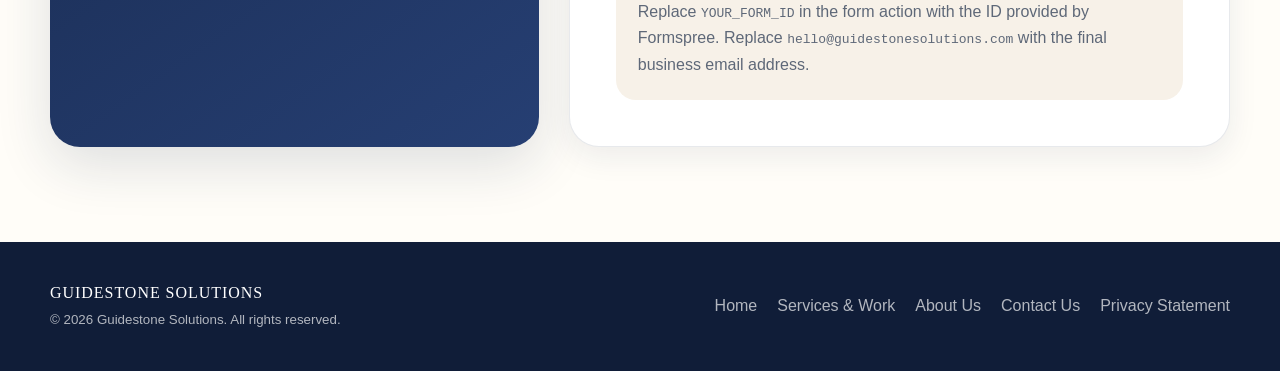
<file: contact.html>
<!DOCTYPE html>
<html lang="en">
<head>
  <meta charset="UTF-8">

  <meta
    name="viewport"
    content="width=device-width, initial-scale=1"
  >

  <meta
    name="description"
    content="Contact Guidestone Solutions to discuss a political campaign, organization, communications project, or consulting opportunity."
  >

  <meta name="theme-color" content="#17284b">

  <title>Contact Us | Guidestone Solutions</title>

  <style>
    :root {
      --cream: #f7f1e8;
      --cream-light: #fffdf8;
      --blue-light: #91bce8;
      --blue: #527fc0;
      --blue-dark: #263f73;
      --navy: #17284b;
      --navy-dark: #101d38;
      --text: #172033;
      --muted: #5e6878;
      --white: #ffffff;
      --container: 1180px;
      --radius: 20px;
      --shadow: 0 18px 55px rgba(23, 40, 75, 0.14);
    }

    * {
      box-sizing: border-box;
    }

    body {
      margin: 0;
      color: var(--text);
      background: var(--cream-light);
      font-family: Arial, Helvetica, sans-serif;
      line-height: 1.65;
    }

    img {
      display: block;
      max-width: 100%;
    }

    input,
    textarea,
    select,
    button {
      font: inherit;
    }

    a {
      color: inherit;
    }

    .container {
      width: min(calc(100% - 36px), var(--container));
      margin-inline: auto;
    }

    .site-header {
      position: sticky;
      z-index: 100;
      top: 0;
      background: rgba(255, 253, 248, 0.96);
      border-bottom: 1px solid rgba(23, 40, 75, 0.1);
    }

    .navigation {
      display: flex;
      min-height: 78px;
      align-items: center;
      justify-content: space-between;
      gap: 28px;
    }

    .brand {
      display: flex;
      align-items: center;
      gap: 12px;
      color: var(--navy-dark);
      text-decoration: none;
    }

    .brand-logo {
      width: 48px;
      height: 48px;
      object-fit: cover;
      border-radius: 50%;
    }

    .brand-text {
      display: grid;
      line-height: 1.1;
    }

    .brand-name {
      font-family: Georgia, "Times New Roman", serif;
      font-size: 1rem;
      letter-spacing: 0.06em;
      text-transform: uppercase;
    }

    .brand-tagline {
      margin-top: 4px;
      color: var(--muted);
      font-size: 0.68rem;
    }

    .nav-menu {
      display: flex;
      flex-wrap: wrap;
      align-items: center;
      justify-content: flex-end;
      gap: 8px;
    }

    .nav-link {
      padding: 10px 15px;
      color: var(--navy);
      border-radius: 999px;
      font-size: 0.92rem;
      font-weight: 700;
      text-decoration: none;
    }

    .nav-link:hover {
      background: var(--cream);
    }

    .nav-link.active {
      color: var(--white);
      background: var(--navy);
    }

    .page-hero {
      padding: 105px 0;
      color: var(--white);
      background:
        radial-gradient(
          circle at 80% 15%,
          rgba(145, 188, 232, 0.22),
          transparent 30%
        ),
        linear-gradient(
          145deg,
          var(--navy-dark),
          var(--blue-dark)
        );
    }

    .page-hero-content {
      max-width: 850px;
    }

    .eyebrow {
      display: inline-block;
      margin: 0 0 16px;
      color: var(--blue-light);
      font-size: 0.78rem;
      font-weight: 800;
      letter-spacing: 0.16em;
      text-transform: uppercase;
    }

    .page-hero h1 {
      margin: 0;
      font-family: Georgia, "Times New Roman", serif;
      font-size: clamp(3rem, 7vw, 5.7rem);
      font-weight: 500;
      line-height: 1;
      letter-spacing: -0.05em;
    }

    .page-hero p {
      max-width: 720px;
      margin: 24px 0 0;
      color: rgba(255, 255, 255, 0.75);
      font-size: 1.15rem;
    }

    .section {
      padding: 95px 0;
    }

    .contact-grid {
      display: grid;
      grid-template-columns: 0.85fr 1.15fr;
      gap: 30px;
    }

    .contact-info {
      padding: 46px;
      color: var(--white);
      background:
        linear-gradient(
          145deg,
          var(--navy-dark),
          var(--blue-dark)
        );
      border-radius: 30px;
      box-shadow: var(--shadow);
    }

    .contact-info h2 {
      margin: 0 0 18px;
      font-family: Georgia, "Times New Roman", serif;
      font-size: clamp(2.2rem, 5vw, 3.5rem);
      font-weight: 500;
      line-height: 1.08;
    }

    .contact-info > p {
      color: rgba(255, 255, 255, 0.72);
    }

    .contact-details {
      display: grid;
      gap: 18px;
      margin-top: 32px;
    }

    .contact-detail {
      padding: 18px;
      color: rgba(255, 255, 255, 0.86);
      background: rgba(255, 255, 255, 0.08);
      border-radius: 14px;
      text-decoration: none;
    }

    .contact-detail strong {
      display: block;
      color: var(--white);
    }

    .form-card {
      padding: 46px;
      background: var(--white);
      border: 1px solid rgba(23, 40, 75, 0.1);
      border-radius: 30px;
      box-shadow: 0 10px 30px rgba(23, 40, 75, 0.08);
    }

    .form-card h2 {
      margin: 0 0 8px;
      color: var(--navy-dark);
      font-family: Georgia, "Times New Roman", serif;
      font-size: 2.2rem;
      font-weight: 500;
    }

    .form-card > p {
      margin: 0 0 28px;
      color: var(--muted);
    }

    .contact-form {
      display: grid;
      gap: 18px;
    }

    .form-row {
      display: grid;
      grid-template-columns: 1fr 1fr;
      gap: 16px;
    }

    .field {
      display: grid;
      gap: 7px;
    }

    .field label {
      color: var(--navy-dark);
      font-size: 0.86rem;
      font-weight: 700;
    }

    .field input,
    .field textarea,
    .field select {
      width: 100%;
      padding: 13px 14px;
      color: var(--text);
      background: var(--cream-light);
      border: 1px solid rgba(23, 40, 75, 0.2);
      border-radius: 10px;
    }

    .field textarea {
      min-height: 160px;
      resize: vertical;
    }

    .submit-button {
      min-height: 50px;
      padding: 12px 22px;
      color: var(--white);
      background: var(--blue-dark);
      border: 0;
      border-radius: 999px;
      cursor: pointer;
      font-weight: 700;
    }

    .submit-button:hover {
      background: var(--navy);
    }

    .form-privacy {
      margin: 0;
      color: var(--muted);
      font-size: 0.84rem;
    }

    .form-privacy a {
      color: var(--blue-dark);
      font-weight: 700;
    }

    .setup-note {
      margin-top: 30px;
      padding: 22px;
      color: var(--muted);
      background: var(--cream);
      border-radius: var(--radius);
    }

    .setup-note strong {
      display: block;
      margin-bottom: 5px;
      color: var(--navy-dark);
    }

    .site-footer {
      padding: 38px 0;
      color: rgba(255, 255, 255, 0.68);
      background: var(--navy-dark);
    }

    .footer-grid {
      display: flex;
      align-items: center;
      justify-content: space-between;
      gap: 25px;
    }

    .footer-title {
      color: var(--white);
      font-family: Georgia, "Times New Roman", serif;
      letter-spacing: 0.06em;
      text-transform: uppercase;
    }

    .footer-links {
      display: flex;
      flex-wrap: wrap;
      gap: 20px;
    }

    .footer-links a {
      text-decoration: none;
    }

    .footer-links a:hover {
      color: var(--white);
    }

    @media (max-width: 850px) {
      .contact-grid {
        grid-template-columns: 1fr;
      }
    }

    @media (max-width: 680px) {
      .navigation {
        align-items: flex-start;
        flex-direction: column;
        padding: 15px 0;
      }

      .nav-menu {
        width: 100%;
        justify-content: flex-start;
      }

      .nav-link {
        padding: 8px 11px;
      }

      .page-hero {
        padding: 75px 0;
      }

      .section {
        padding: 72px 0;
      }

      .contact-info,
      .form-card {
        padding: 32px 24px;
      }

      .form-row {
        grid-template-columns: 1fr;
      }

      .footer-grid {
        align-items: flex-start;
        flex-direction: column;
      }
    }
  </style>
</head>

<body>
  <header class="site-header">
    <div class="container navigation">
      <a
        class="brand"
        href="index.html"
        aria-label="Guidestone Solutions home"
      >
        <img
          class="brand-logo"
          src="guidestonelogo.jpeg"
          alt=""
        >

        <span class="brand-text">
          <span class="brand-name">
            Guidestone Solutions
          </span>

          <span class="brand-tagline">
            Solid guidance. Professional solutions.
          </span>
        </span>
      </a>

      <nav class="nav-menu" aria-label="Main navigation">
        <a class="nav-link" href="index.html">
          Home
        </a>

        <a class="nav-link" href="services.html">
          Services &amp; Work
        </a>

        <a class="nav-link" href="about.html">
          About Us
        </a>

        <a class="nav-link active" href="contact.html">
          Contact Us
        </a>
      </nav>
    </div>
  </header>

  <main>
    <section class="page-hero">
      <div class="container page-hero-content">
        <p class="eyebrow">
          Contact Guidestone Solutions
        </p>

        <h1>
          Let’s find the clearest path forward.
        </h1>

        <p>
          Tell the Guidestone Team about your campaign,
          organization, communications goal, consulting need,
          or upcoming opportunity.
        </p>
      </div>
    </section>

    <section class="section">
      <div class="container contact-grid">
        <aside class="contact-info">
          <p class="eyebrow">
            Start a conversation
          </p>

          <h2>
            Tell us about your goals.
          </h2>

          <p>
            Share a little information about your needs and
            Guidestone Solutions can follow up to discuss the
            project, timeline, and next steps.
          </p>

          <div class="contact-details">
            <a
              class="contact-detail"
              href="mailto:hello@guidestonesolutions.com"
            >
              <strong>
                Email
              </strong>

              hello@guidestonesolutions.com
            </a>

            <div class="contact-detail">
              <strong>
                Service area
              </strong>

              Serving clients locally and nationwide
            </div>

            <div class="contact-detail">
              <strong>
                Response time
              </strong>

              The Guidestone Team typically responds within
              24–48 hours.
            </div>
          </div>
        </aside>

        <section class="form-card">
          <h2>
            Send an inquiry
          </h2>

          <p>
            Complete the form below to tell the Guidestone Team
            about your goals, timeline, organization, and area of
            interest.
          </p>

          <form
            class="contact-form"
            action="https://formspree.io/f/YOUR_FORM_ID"
            method="post"
          >
            <input
              type="hidden"
              name="_subject"
              value="New Guidestone Solutions website inquiry"
            >

            <div class="form-row">
              <div class="field">
                <label for="name">
                  Name
                </label>

                <input
                  id="name"
                  name="name"
                  type="text"
                  autocomplete="name"
                  required
                >
              </div>

              <div class="field">
                <label for="email">
                  Email address
                </label>

                <input
                  id="email"
                  name="email"
                  type="email"
                  autocomplete="email"
                  required
                >
              </div>
            </div>

            <div class="field">
              <label for="organization">
                Organization or campaign
              </label>

              <input
                id="organization"
                name="organization"
                type="text"
                autocomplete="organization"
              >
            </div>

            <div class="field">
              <label for="service">
                Area of interest
              </label>

              <select id="service" name="service">
                <option value="">
                  Select an option
                </option>

                <option value="Campaign strategy">
                  Campaign strategy
                </option>

                <option value="Campaign management">
                  Campaign management
                </option>

                <option value="Advertising and creative">
                  Advertising and creative
                </option>

                <option value="Message development">
                  Message development
                </option>

                <option value="Public affairs">
                  Public affairs
                </option>

                <option value="Organizational strategy">
                  Organizational strategy
                </option>

                <option value="Event promotion">
                  Event promotion
                </option>

                <option value="Other consulting opportunity">
                  Other consulting opportunity
                </option>
              </select>
            </div>

            <div class="field">
              <label for="message">
                How can Guidestone Solutions help?
              </label>

              <textarea
                id="message"
                name="message"
                required
              ></textarea>
            </div>

            <button class="submit-button" type="submit">
              Send inquiry
            </button>

            <p class="form-privacy">
              By submitting this form, you agree that Guidestone
              Solutions may use the information provided to respond
              to your inquiry. Review our
              <a href="privacy.html">Privacy Statement</a>.
            </p>
          </form>

          <div class="setup-note">
            <strong>
              Form setup required
            </strong>

            Replace <code>YOUR_FORM_ID</code> in the form action
            with the ID provided by Formspree. Replace
            <code>hello@guidestonesolutions.com</code> with the
            final business email address.
          </div>
        </section>
      </div>
    </section>
  </main>

  <footer class="site-footer">
    <div class="container footer-grid">
      <div>
        <div class="footer-title">
          Guidestone Solutions
        </div>

        <small>
          © 2026 Guidestone Solutions. All rights reserved.
        </small>
      </div>

      <nav class="footer-links" aria-label="Footer navigation">
        <a href="index.html">Home</a>
        <a href="services.html">Services &amp; Work</a>
        <a href="about.html">About Us</a>
        <a href="contact.html">Contact Us</a>
        <a href="privacy.html">Privacy Statement</a>
      </nav>
    </div>
  </footer>
</body>
</html>
</file>
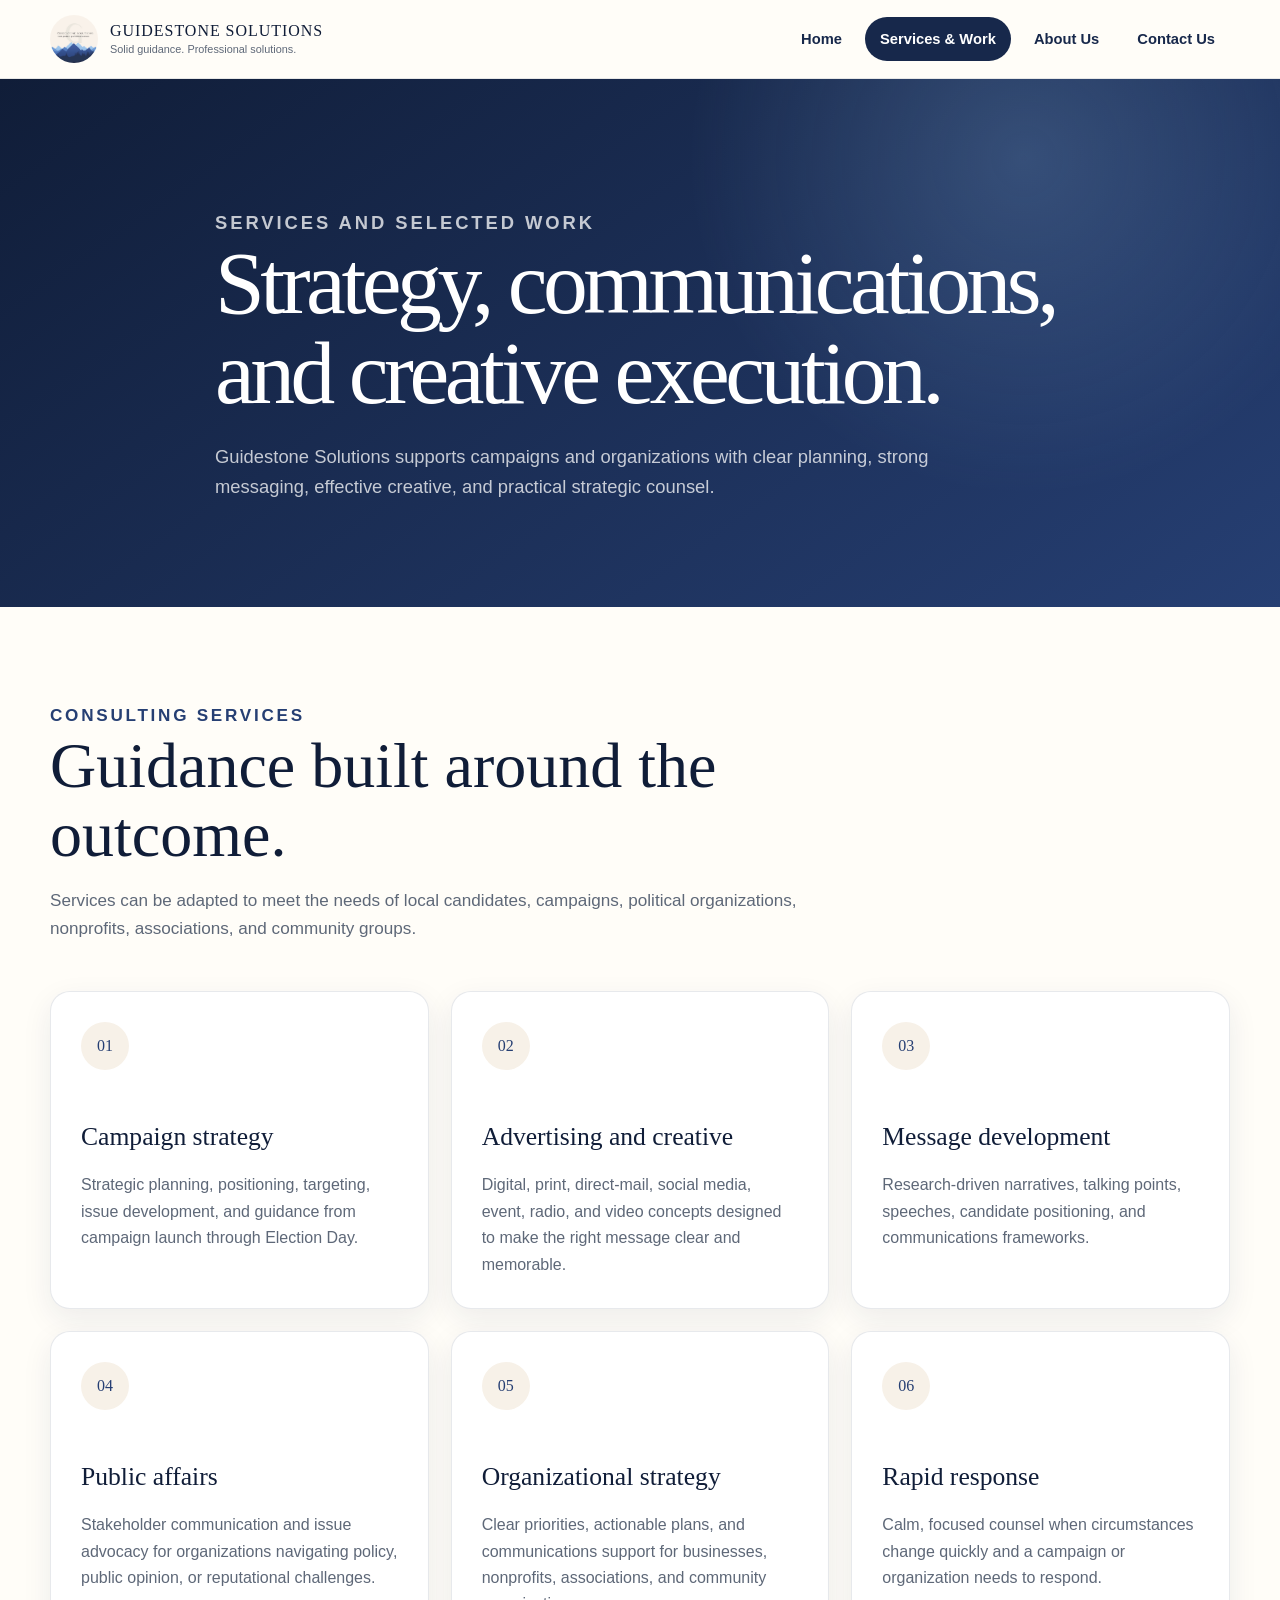
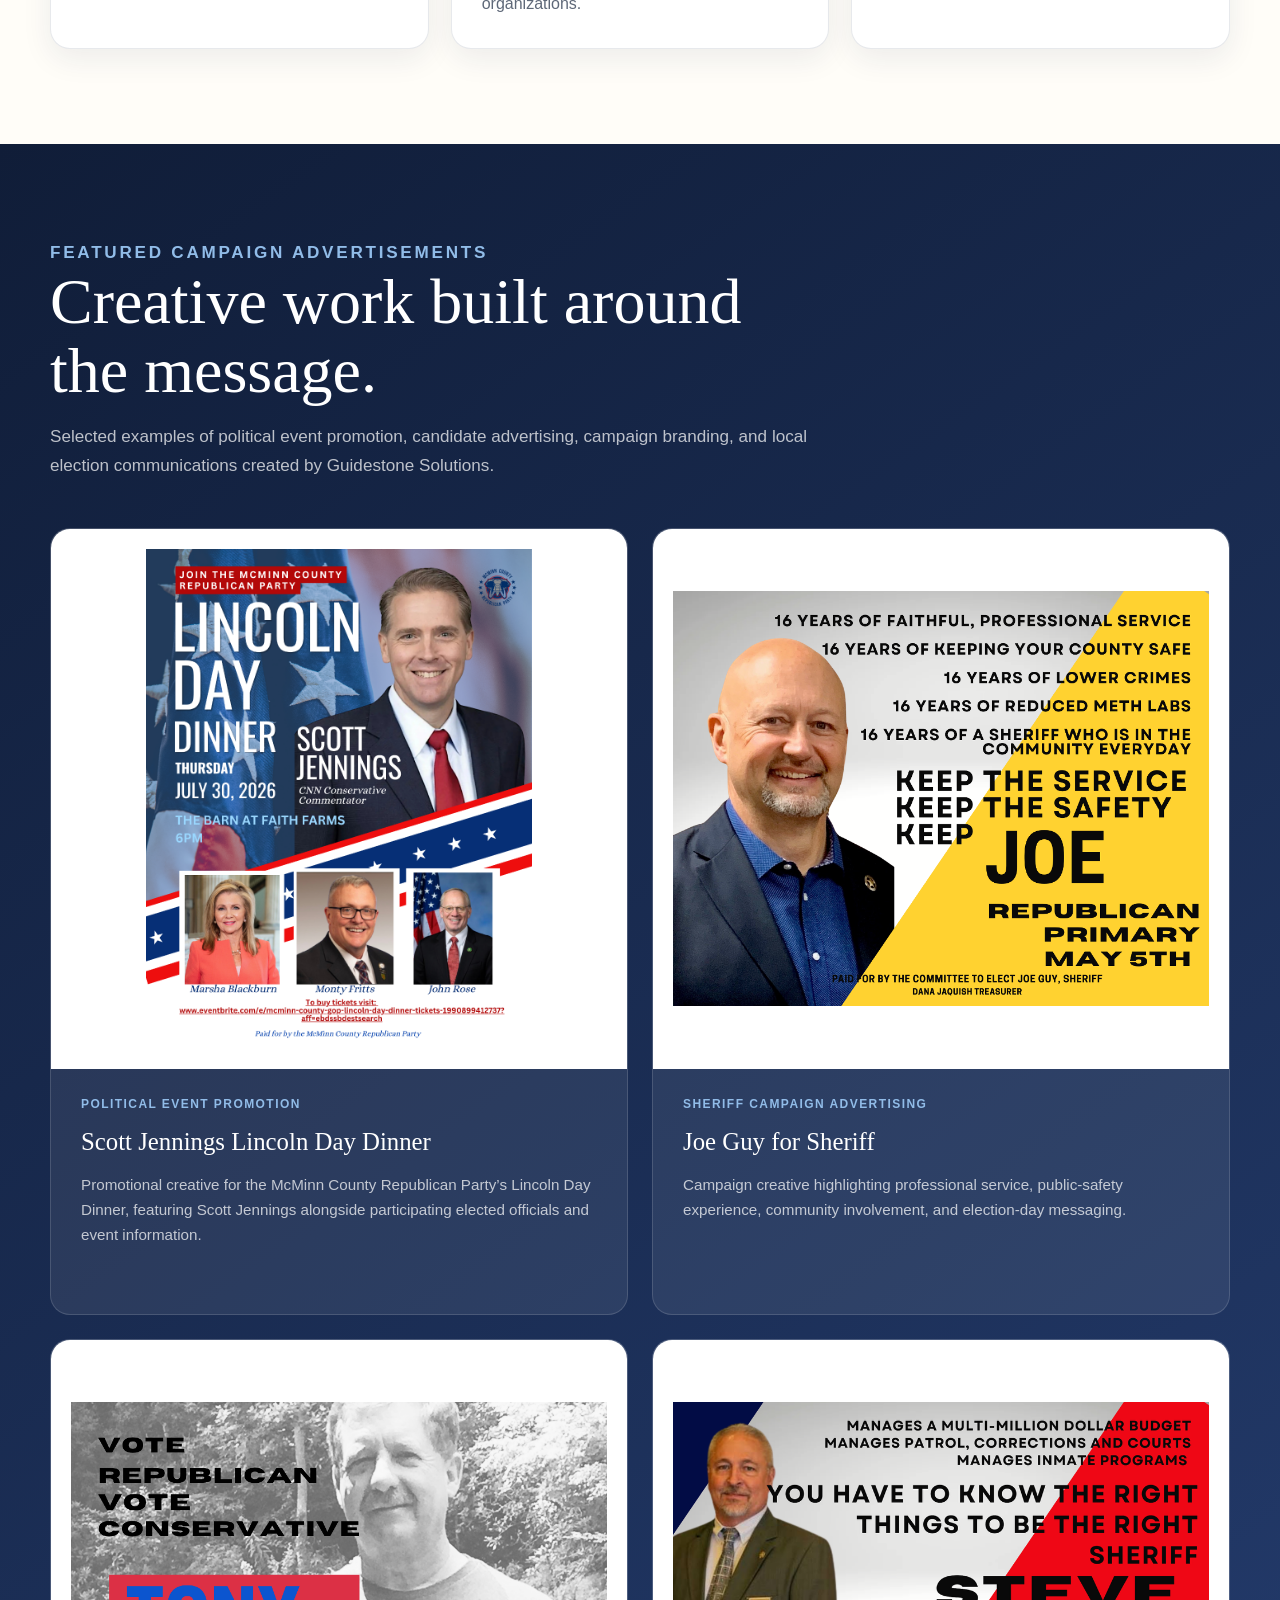
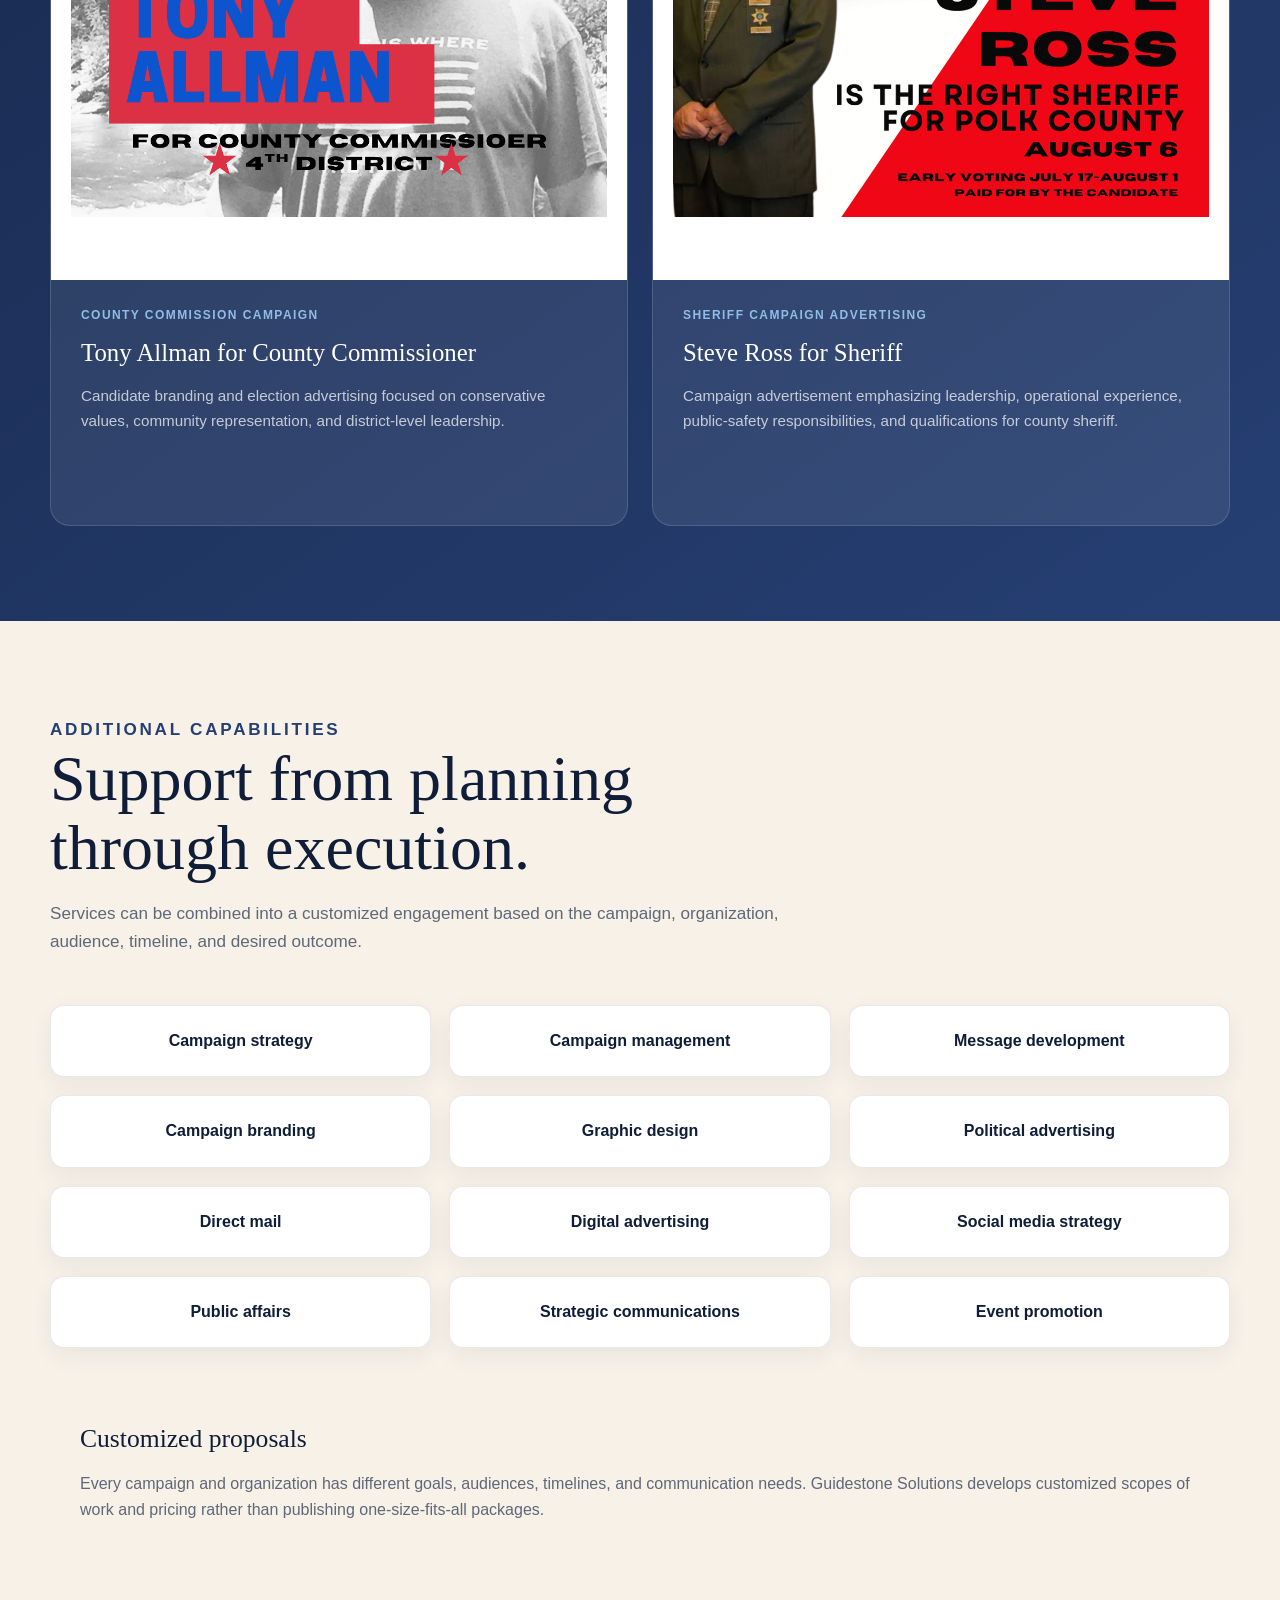
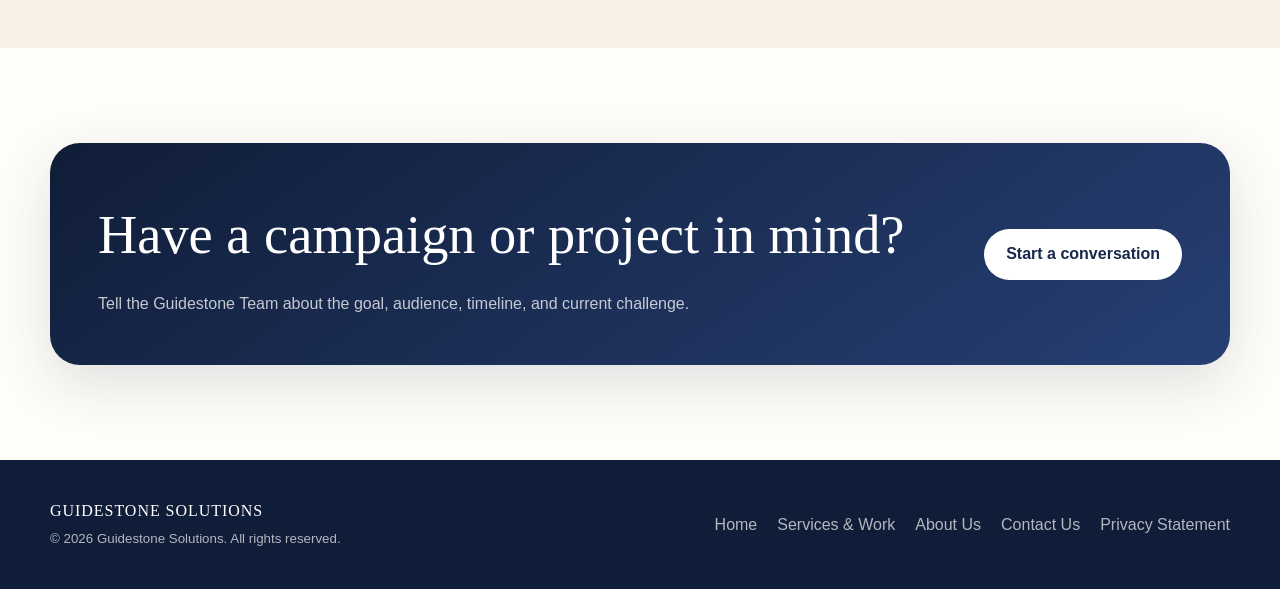
<file: services.html>
<!DOCTYPE html>
<html lang="en">
<head>
  <meta charset="UTF-8">

  <meta
    name="viewport"
    content="width=device-width, initial-scale=1"
  >

  <meta
    name="description"
    content="Explore political consulting services, campaign strategy, advertising, communications, and selected work from Guidestone Solutions."
  >

  <meta name="theme-color" content="#17284b">

  <title>Services &amp; Work | Guidestone Solutions</title>

  <style>
    :root {
      --cream: #f7f1e8;
      --cream-light: #fffdf8;
      --blue-light: #91bce8;
      --blue: #527fc0;
      --blue-dark: #263f73;
      --navy: #17284b;
      --navy-dark: #101d38;
      --text: #172033;
      --muted: #5e6878;
      --white: #ffffff;
      --container: 1180px;
      --radius: 20px;
      --shadow: 0 18px 55px rgba(23, 40, 75, 0.14);
    }

    * {
      box-sizing: border-box;
    }

    body {
      margin: 0;
      color: var(--text);
      background: var(--cream-light);
      font-family: Arial, Helvetica, sans-serif;
      line-height: 1.65;
    }

    img {
      display: block;
      max-width: 100%;
    }

    a {
      color: inherit;
    }

    .container {
      width: min(calc(100% - 36px), var(--container));
      margin-inline: auto;
    }

    .site-header {
      position: sticky;
      z-index: 100;
      top: 0;
      background: rgba(255, 253, 248, 0.96);
      border-bottom: 1px solid rgba(23, 40, 75, 0.1);
    }

    .navigation {
      display: flex;
      min-height: 78px;
      align-items: center;
      justify-content: space-between;
      gap: 28px;
    }

    .brand {
      display: flex;
      align-items: center;
      gap: 12px;
      color: var(--navy-dark);
      text-decoration: none;
    }

    .brand-logo {
      width: 48px;
      height: 48px;
      object-fit: cover;
      border-radius: 50%;
    }

    .brand-text {
      display: grid;
      line-height: 1.1;
    }

    .brand-name {
      font-family: Georgia, "Times New Roman", serif;
      font-size: 1rem;
      letter-spacing: 0.06em;
      text-transform: uppercase;
    }

    .brand-tagline {
      margin-top: 4px;
      color: var(--muted);
      font-size: 0.68rem;
    }

    .nav-menu {
      display: flex;
      flex-wrap: wrap;
      align-items: center;
      justify-content: flex-end;
      gap: 8px;
    }

    .nav-link {
      padding: 10px 15px;
      color: var(--navy);
      border-radius: 999px;
      font-size: 0.92rem;
      font-weight: 700;
      text-decoration: none;
    }

    .nav-link:hover {
      background: var(--cream);
    }

    .nav-link.active {
      color: var(--white);
      background: var(--navy);
    }

    .page-hero {
      padding: 105px 0;
      color: var(--white);
      background:
        radial-gradient(
          circle at 80% 15%,
          rgba(145, 188, 232, 0.22),
          transparent 30%
        ),
        linear-gradient(
          145deg,
          var(--navy-dark),
          var(--blue-dark)
        );
    }

    .page-hero-content {
      max-width: 850px;
    }

    .eyebrow {
      display: inline-block;
      margin: 0 0 16px;
      color: var(--blue-light);
      font-size: 0.78rem;
      font-weight: 800;
      letter-spacing: 0.16em;
      text-transform: uppercase;
    }

    .page-hero h1 {
      margin: 0;
      font-family: Georgia, "Times New Roman", serif;
      font-size: clamp(3rem, 7vw, 5.7rem);
      font-weight: 500;
      line-height: 1;
      letter-spacing: -0.05em;
    }

    .page-hero p {
      max-width: 720px;
      margin: 24px 0 0;
      color: rgba(255, 255, 255, 0.75);
      font-size: 1.15rem;
    }

    .section {
      padding: 95px 0;
    }

    .section-cream {
      background: var(--cream);
    }

    .section-dark {
      color: var(--white);
      background:
        linear-gradient(
          145deg,
          var(--navy-dark),
          var(--blue-dark)
        );
    }

    .section-heading {
      max-width: 760px;
      margin-bottom: 48px;
    }

    .section-heading .eyebrow {
      color: var(--blue-dark);
    }

    .section-dark .section-heading .eyebrow {
      color: var(--blue-light);
    }

    .section-heading h2 {
      margin: 0 0 18px;
      color: var(--navy-dark);
      font-family: Georgia, "Times New Roman", serif;
      font-size: clamp(2.2rem, 5vw, 4rem);
      font-weight: 500;
      line-height: 1.08;
    }

    .section-dark .section-heading h2 {
      color: var(--white);
    }

    .section-heading p {
      margin: 0;
      color: var(--muted);
      font-size: 1.07rem;
    }

    .section-dark .section-heading p {
      color: rgba(255, 255, 255, 0.72);
    }

    .services-grid {
      display: grid;
      grid-template-columns: repeat(3, 1fr);
      gap: 22px;
    }

    .service-card {
      min-height: 310px;
      padding: 30px;
      background: var(--white);
      border: 1px solid rgba(23, 40, 75, 0.1);
      border-radius: var(--radius);
      box-shadow: 0 10px 30px rgba(23, 40, 75, 0.08);
    }

    .service-number {
      display: inline-flex;
      width: 48px;
      height: 48px;
      align-items: center;
      justify-content: center;
      color: var(--blue-dark);
      background: var(--cream);
      border-radius: 50%;
      font-family: Georgia, "Times New Roman", serif;
    }

    .service-card h3 {
      margin: 46px 0 14px;
      color: var(--navy-dark);
      font-family: Georgia, "Times New Roman", serif;
      font-size: 1.6rem;
      font-weight: 500;
    }

    .service-card p {
      margin: 0;
      color: var(--muted);
    }

    /*
      ADVERTISEMENT GRID

      Every card uses the same image-frame height and description
      height. This prevents the Joe Guy description area from
      stretching taller than the other cards.
    */

    .work-grid {
      display: grid;
      grid-template-columns: repeat(2, minmax(0, 1fr));
      align-items: stretch;
      gap: 24px;
    }

    .work-card {
      display: flex;
      height: 100%;
      overflow: hidden;
      flex-direction: column;
      background: rgba(255, 255, 255, 0.08);
      border: 1px solid rgba(255, 255, 255, 0.14);
      border-radius: var(--radius);
    }

    .work-image {
      display: flex;
      width: 100%;
      height: 540px;
      align-items: center;
      justify-content: center;
      flex: 0 0 540px;
      padding: 20px;
      background: var(--white);
    }

    .work-image img {
      width: 100%;
      height: 100%;
      object-fit: contain;
      background: var(--white);
    }

    .work-copy {
      display: flex;
      min-height: 245px;
      flex: 1;
      flex-direction: column;
      padding: 26px 30px 30px;
    }

    .work-type {
      color: var(--blue-light);
      font-size: 0.75rem;
      font-weight: 800;
      letter-spacing: 0.12em;
      text-transform: uppercase;
    }

    .work-copy h3 {
      margin: 12px 0 14px;
      font-family: Georgia, "Times New Roman", serif;
      font-size: 1.55rem;
      font-weight: 500;
      line-height: 1.25;
    }

    .work-copy p {
      margin: 0;
      color: rgba(255, 255, 255, 0.72);
      font-size: 0.95rem;
    }

    .additional-services {
      display: grid;
      grid-template-columns: repeat(3, 1fr);
      gap: 18px;
    }

    .additional-service {
      padding: 22px;
      color: var(--navy-dark);
      background: var(--white);
      border: 1px solid rgba(23, 40, 75, 0.1);
      border-radius: 14px;
      box-shadow: 0 8px 24px rgba(23, 40, 75, 0.06);
      font-weight: 700;
      text-align: center;
    }

    .proposal-note {
      margin-top: 40px;
      padding: 30px;
      color: var(--navy-dark);
      background: var(--cream);
      border-radius: var(--radius);
    }

    .proposal-note h3 {
      margin: 0 0 10px;
      font-family: Georgia, "Times New Roman", serif;
      font-size: 1.6rem;
      font-weight: 500;
    }

    .proposal-note p {
      margin: 0;
      color: var(--muted);
    }

    .button {
      display: inline-flex;
      min-height: 50px;
      align-items: center;
      justify-content: center;
      padding: 12px 22px;
      color: var(--navy);
      background: var(--white);
      border-radius: 999px;
      font-weight: 700;
      text-decoration: none;
    }

    .cta {
      display: flex;
      align-items: center;
      justify-content: space-between;
      gap: 30px;
      padding: 48px;
      color: var(--white);
      background:
        linear-gradient(
          145deg,
          var(--navy-dark),
          var(--blue-dark)
        );
      border-radius: 30px;
      box-shadow: var(--shadow);
    }

    .cta h2 {
      margin: 0 0 10px;
      font-family: Georgia, "Times New Roman", serif;
      font-size: clamp(2rem, 5vw, 3.4rem);
      font-weight: 500;
    }

    .cta p {
      margin: 0;
      color: rgba(255, 255, 255, 0.75);
    }

    .site-footer {
      padding: 38px 0;
      color: rgba(255, 255, 255, 0.68);
      background: var(--navy-dark);
    }

    .footer-grid {
      display: flex;
      align-items: center;
      justify-content: space-between;
      gap: 25px;
    }

    .footer-title {
      color: var(--white);
      font-family: Georgia, "Times New Roman", serif;
      letter-spacing: 0.06em;
      text-transform: uppercase;
    }

    .footer-links {
      display: flex;
      flex-wrap: wrap;
      gap: 20px;
    }

    .footer-links a {
      text-decoration: none;
    }

    .footer-links a:hover {
      color: var(--white);
    }

    @media (max-width: 900px) {
      .services-grid {
        grid-template-columns: repeat(2, 1fr);
      }

      .work-grid {
        grid-template-columns: 1fr;
      }

      .work-image {
        height: auto;
        min-height: 380px;
        flex-basis: auto;
      }

      .work-image img {
        width: 100%;
        height: auto;
        max-height: 620px;
      }

      .work-copy {
        min-height: 0;
      }

      .additional-services {
        grid-template-columns: repeat(2, 1fr);
      }

      .cta {
        align-items: flex-start;
        flex-direction: column;
      }
    }

    @media (max-width: 680px) {
      .navigation {
        align-items: flex-start;
        flex-direction: column;
        padding: 15px 0;
      }

      .nav-menu {
        width: 100%;
        justify-content: flex-start;
      }

      .nav-link {
        padding: 8px 11px;
      }

      .page-hero {
        padding: 75px 0;
      }

      .section {
        padding: 72px 0;
      }

      .services-grid,
      .additional-services {
        grid-template-columns: 1fr;
      }

      .work-image {
        min-height: 300px;
        padding: 12px;
      }

      .work-copy {
        padding: 24px;
      }

      .cta {
        padding: 34px 24px;
      }

      .button {
        width: 100%;
      }

      .footer-grid {
        align-items: flex-start;
        flex-direction: column;
      }
    }
  </style>
</head>

<body>
  <header class="site-header">
    <div class="container navigation">
      <a
        class="brand"
        href="index.html"
        aria-label="Guidestone Solutions home"
      >
        <img
          class="brand-logo"
          src="guidestonelogo.jpeg"
          alt=""
        >

        <span class="brand-text">
          <span class="brand-name">
            Guidestone Solutions
          </span>

          <span class="brand-tagline">
            Solid guidance. Professional solutions.
          </span>
        </span>
      </a>

      <nav class="nav-menu" aria-label="Main navigation">
        <a class="nav-link" href="index.html">
          Home
        </a>

        <a class="nav-link active" href="services.html">
          Services &amp; Work
        </a>

        <a class="nav-link" href="about.html">
          About Us
        </a>

        <a class="nav-link" href="contact.html">
          Contact Us
        </a>
      </nav>
    </div>
  </header>

  <main>
    <section class="page-hero">
      <div class="container page-hero-content">
        <p class="eyebrow">
          Services and selected work
        </p>

        <h1>
          Strategy, communications, and creative execution.
        </h1>

        <p>
          Guidestone Solutions supports campaigns and organizations
          with clear planning, strong messaging, effective creative,
          and practical strategic counsel.
        </p>
      </div>
    </section>

    <section class="section">
      <div class="container">
        <div class="section-heading">
          <p class="eyebrow">
            Consulting services
          </p>

          <h2>
            Guidance built around the outcome.
          </h2>

          <p>
            Services can be adapted to meet the needs of local
            candidates, campaigns, political organizations,
            nonprofits, associations, and community groups.
          </p>
        </div>

        <div class="services-grid">
          <article class="service-card">
            <span class="service-number">01</span>

            <h3>
              Campaign strategy
            </h3>

            <p>
              Strategic planning, positioning, targeting, issue
              development, and guidance from campaign launch through
              Election Day.
            </p>
          </article>

          <article class="service-card">
            <span class="service-number">02</span>

            <h3>
              Advertising and creative
            </h3>

            <p>
              Digital, print, direct-mail, social media, event,
              radio, and video concepts designed to make the right
              message clear and memorable.
            </p>
          </article>

          <article class="service-card">
            <span class="service-number">03</span>

            <h3>
              Message development
            </h3>

            <p>
              Research-driven narratives, talking points, speeches,
              candidate positioning, and communications frameworks.
            </p>
          </article>

          <article class="service-card">
            <span class="service-number">04</span>

            <h3>
              Public affairs
            </h3>

            <p>
              Stakeholder communication and issue advocacy for
              organizations navigating policy, public opinion,
              or reputational challenges.
            </p>
          </article>

          <article class="service-card">
            <span class="service-number">05</span>

            <h3>
              Organizational strategy
            </h3>

            <p>
              Clear priorities, actionable plans, and communications
              support for businesses, nonprofits, associations,
              and community organizations.
            </p>
          </article>

          <article class="service-card">
            <span class="service-number">06</span>

            <h3>
              Rapid response
            </h3>

            <p>
              Calm, focused counsel when circumstances change
              quickly and a campaign or organization needs to
              respond.
            </p>
          </article>
        </div>
      </div>
    </section>

    <section class="section section-dark">
      <div class="container">
        <div class="section-heading">
          <p class="eyebrow">
            Featured campaign advertisements
          </p>

          <h2>
            Creative work built around the message.
          </h2>

          <p>
            Selected examples of political event promotion,
            candidate advertising, campaign branding, and local
            election communications created by Guidestone Solutions.
          </p>
        </div>

        <div class="work-grid">
          <article class="work-card">
            <div class="work-image">
              <img
                src="scott-jennings-ad.png"
                alt="Lincoln Day Dinner advertisement featuring Scott Jennings"
              >
            </div>

            <div class="work-copy">
              <span class="work-type">
                Political event promotion
              </span>

              <h3>
                Scott Jennings Lincoln Day Dinner
              </h3>

              <p>
                Promotional creative for the McMinn County
                Republican Party’s Lincoln Day Dinner, featuring
                Scott Jennings alongside participating elected
                officials and event information.
              </p>
            </div>
          </article>

          <article class="work-card">
            <div class="work-image">
              <img
                src="joe-guy-ad.png"
                alt="Campaign advertisement for Joe Guy for sheriff"
              >
            </div>

            <div class="work-copy">
              <span class="work-type">
                Sheriff campaign advertising
              </span>

              <h3>
                Joe Guy for Sheriff
              </h3>

              <p>
                Campaign creative highlighting professional service,
                public-safety experience, community involvement, and
                election-day messaging.
              </p>
            </div>
          </article>

          <article class="work-card">
            <div class="work-image">
              <img
                src="tony-allman-ad.png"
                alt="Campaign advertisement for Tony Allman for county commissioner"
              >
            </div>

            <div class="work-copy">
              <span class="work-type">
                County commission campaign
              </span>

              <h3>
                Tony Allman for County Commissioner
              </h3>

              <p>
                Candidate branding and election advertising focused
                on conservative values, community representation,
                and district-level leadership.
              </p>
            </div>
          </article>

          <article class="work-card">
            <div class="work-image">
              <img
                src="steve-ross-ad.png"
                alt="Campaign advertisement for Steve Ross for sheriff"
              >
            </div>

            <div class="work-copy">
              <span class="work-type">
                Sheriff campaign advertising
              </span>

              <h3>
                Steve Ross for Sheriff
              </h3>

              <p>
                Campaign advertisement emphasizing leadership,
                operational experience, public-safety
                responsibilities, and qualifications for county
                sheriff.
              </p>
            </div>
          </article>
        </div>
      </div>
    </section>

    <section class="section section-cream">
      <div class="container">
        <div class="section-heading">
          <p class="eyebrow">
            Additional capabilities
          </p>

          <h2>
            Support from planning through execution.
          </h2>

          <p>
            Services can be combined into a customized engagement
            based on the campaign, organization, audience, timeline,
            and desired outcome.
          </p>
        </div>

        <div class="additional-services">
          <div class="additional-service">
            Campaign strategy
          </div>

          <div class="additional-service">
            Campaign management
          </div>

          <div class="additional-service">
            Message development
          </div>

          <div class="additional-service">
            Campaign branding
          </div>

          <div class="additional-service">
            Graphic design
          </div>

          <div class="additional-service">
            Political advertising
          </div>

          <div class="additional-service">
            Direct mail
          </div>

          <div class="additional-service">
            Digital advertising
          </div>

          <div class="additional-service">
            Social media strategy
          </div>

          <div class="additional-service">
            Public affairs
          </div>

          <div class="additional-service">
            Strategic communications
          </div>

          <div class="additional-service">
            Event promotion
          </div>
        </div>

        <div class="proposal-note">
          <h3>
            Customized proposals
          </h3>

          <p>
            Every campaign and organization has different goals,
            audiences, timelines, and communication needs.
            Guidestone Solutions develops customized scopes of work
            and pricing rather than publishing one-size-fits-all
            packages.
          </p>
        </div>
      </div>
    </section>

    <!--
    ===============================================================
    CLIENT TESTIMONIALS — HIDDEN FOR FUTURE USE

    This section does not display because it is inside an HTML
    comment.

    To enable testimonials later:

    1. Remove the opening and closing comment markers.
    2. Replace the sample quotation with an approved client quote.
    3. Add the client name, campaign, title, or organization.
    4. Confirm written permission before publishing.

    Suggested future HTML:

    <section class="section section-cream" id="testimonials">
      <div class="container">
        <div class="section-heading">
          <p class="eyebrow">
            Client testimonials
          </p>

          <h2>
            What clients say about Guidestone.
          </h2>
        </div>

        <div class="services-grid">
          <article class="service-card">
            <h3>
              Client Name
            </h3>

            <p>
              “Approved client testimonial will appear here.”
            </p>

            <p>
              Campaign or organization
            </p>
          </article>
        </div>
      </div>
    </section>

    ===============================================================
    -->

    <section class="section">
      <div class="container cta">
        <div>
          <h2>
            Have a campaign or project in mind?
          </h2>

          <p>
            Tell the Guidestone Team about the goal, audience,
            timeline, and current challenge.
          </p>
        </div>

        <a class="button" href="contact.html">
          Start a conversation
        </a>
      </div>
    </section>
  </main>

  <footer class="site-footer">
    <div class="container footer-grid">
      <div>
        <div class="footer-title">
          Guidestone Solutions
        </div>

        <small>
          © 2026 Guidestone Solutions. All rights reserved.
        </small>
      </div>

      <nav class="footer-links" aria-label="Footer navigation">
        <a href="index.html">
          Home
        </a>

        <a href="services.html">
          Services &amp; Work
        </a>

        <a href="about.html">
          About Us
        </a>

        <a href="contact.html">
          Contact Us
        </a>

        <a href="privacy.html">
          Privacy Statement
        </a>
      </nav>
    </div>
  </footer>
</body>
</html>
</file>
